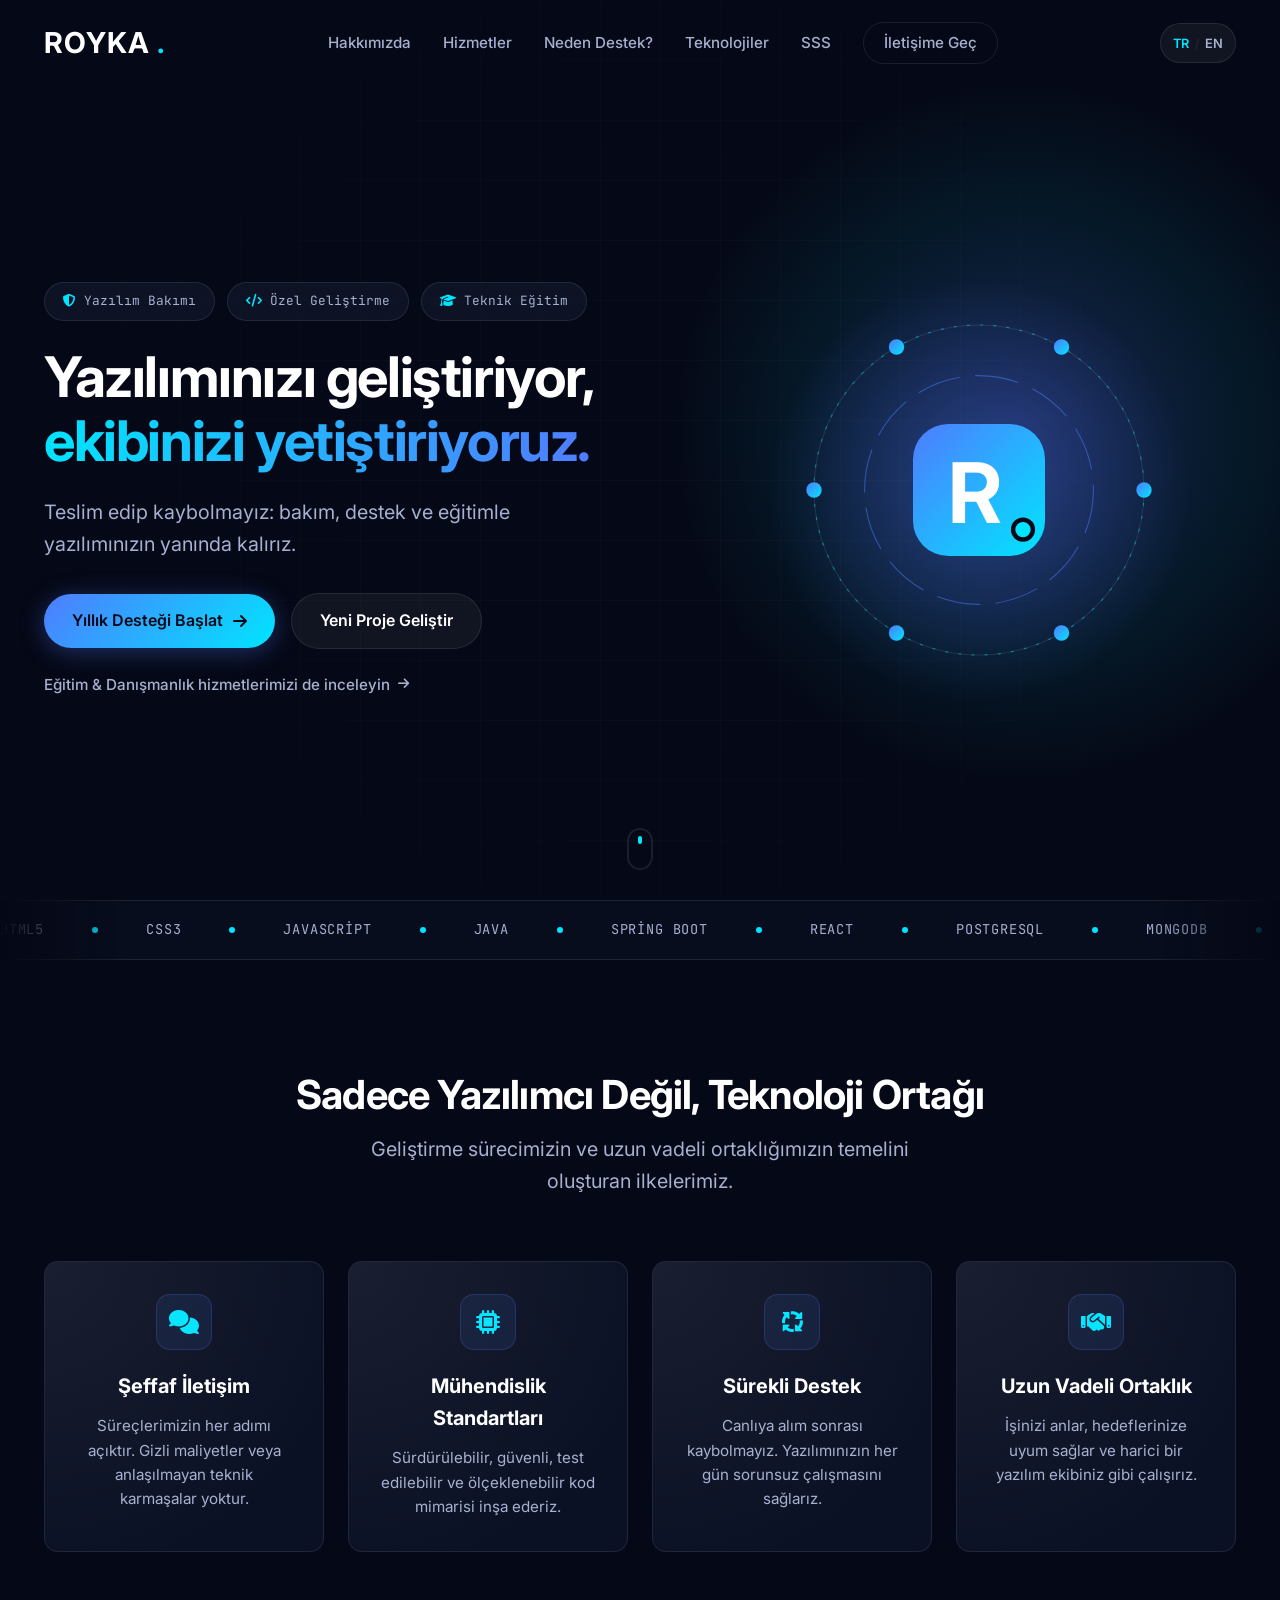
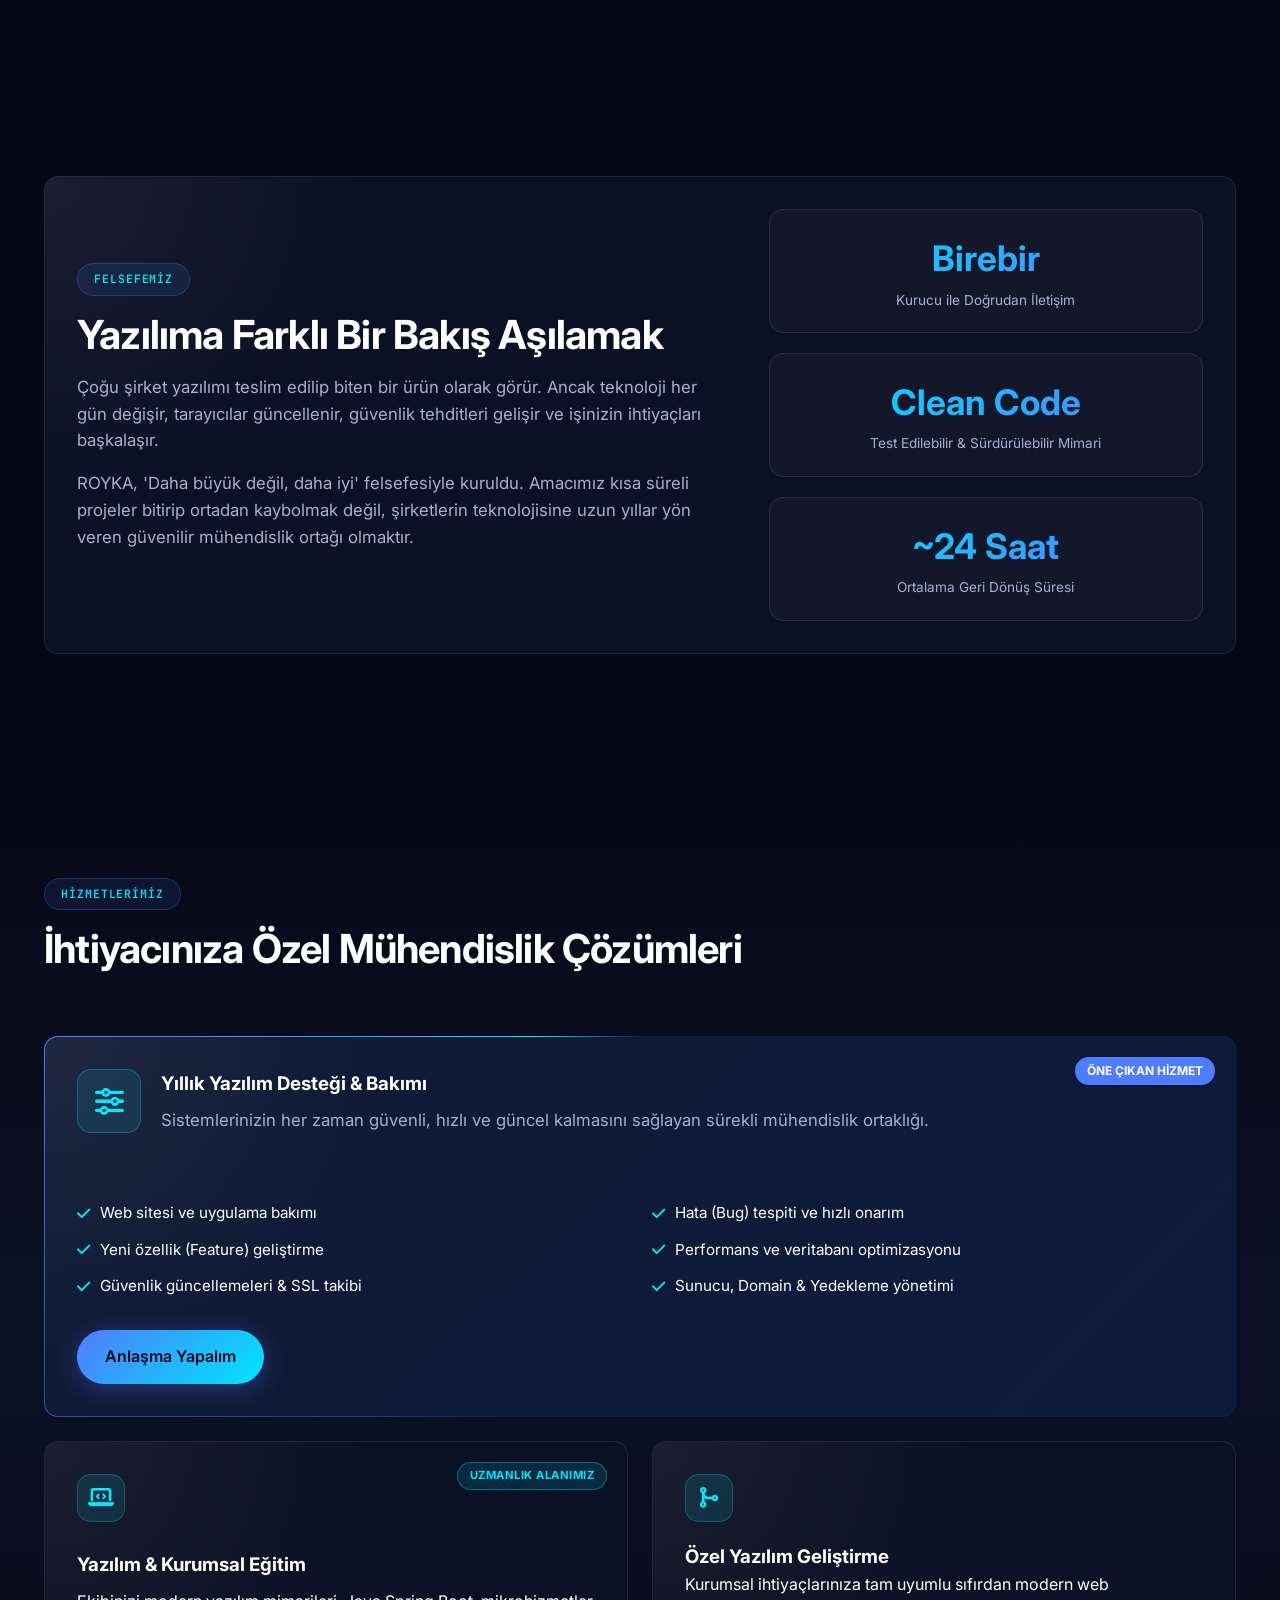
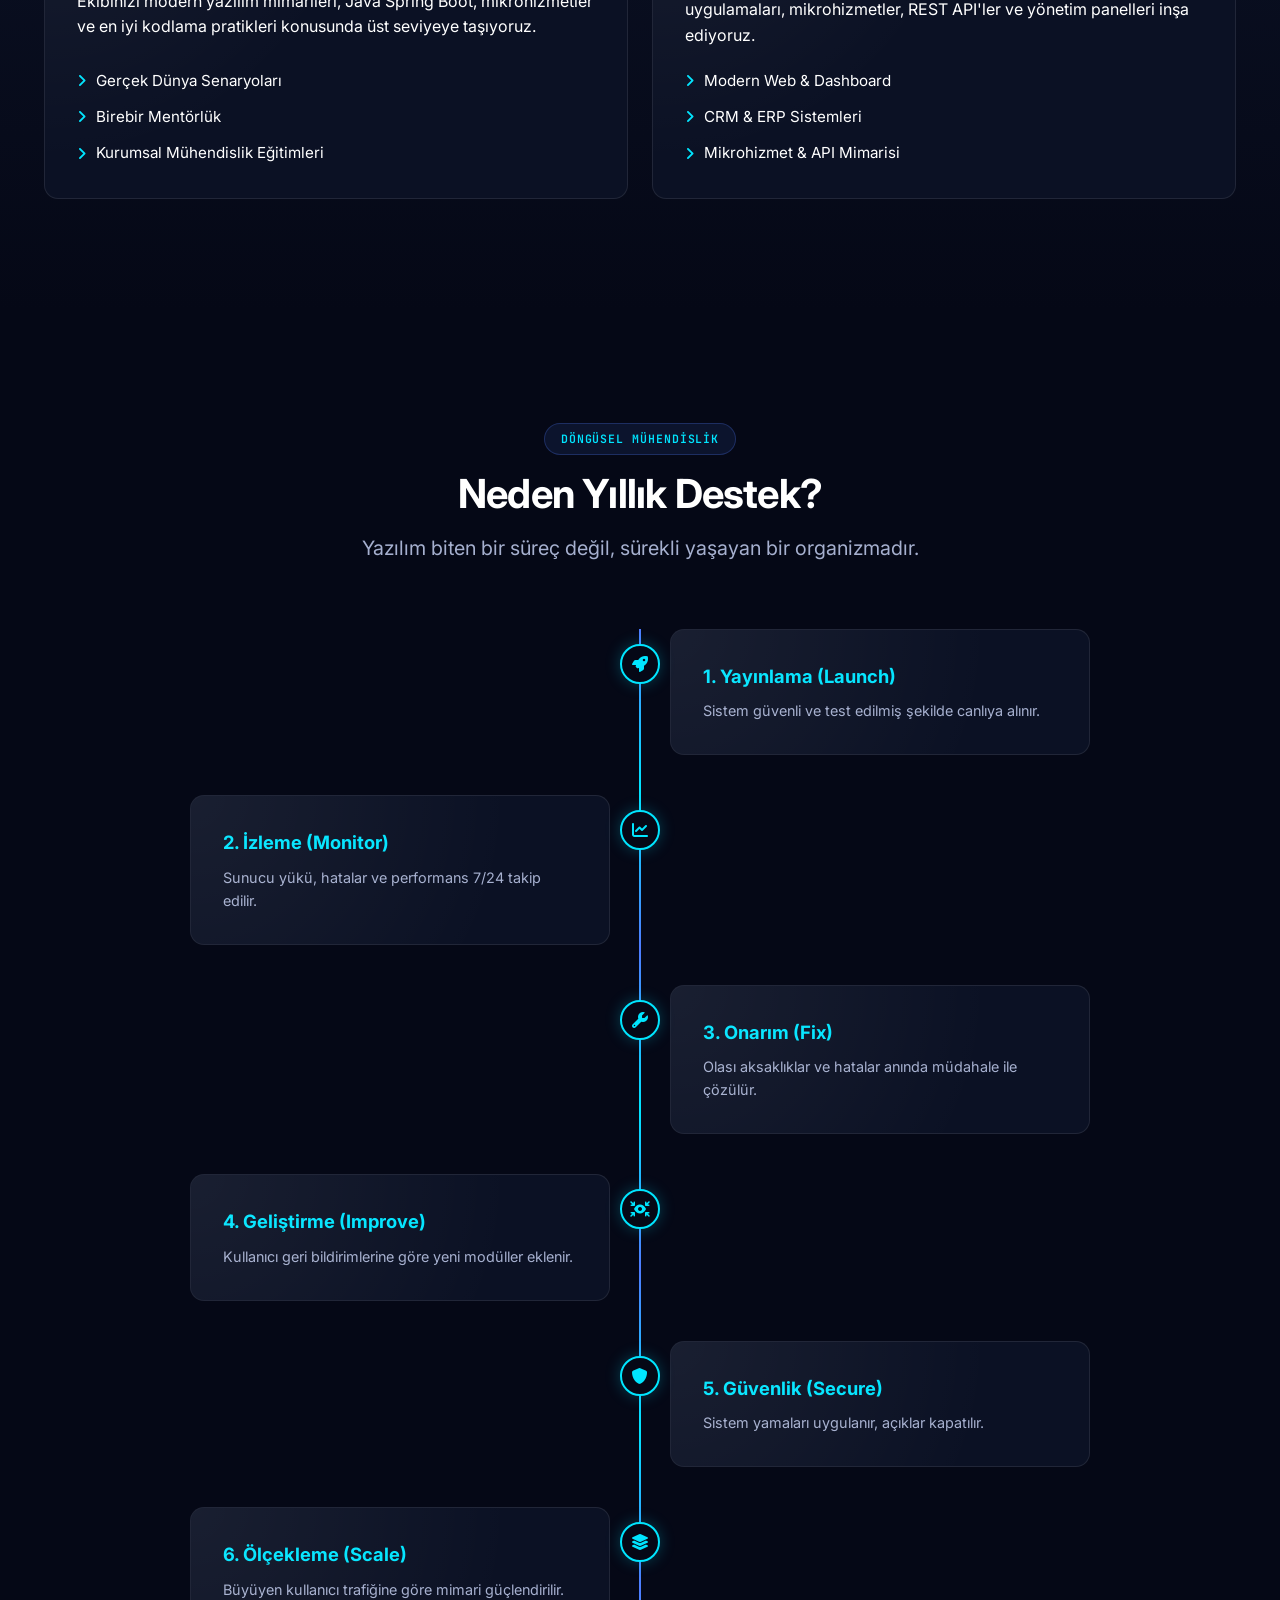
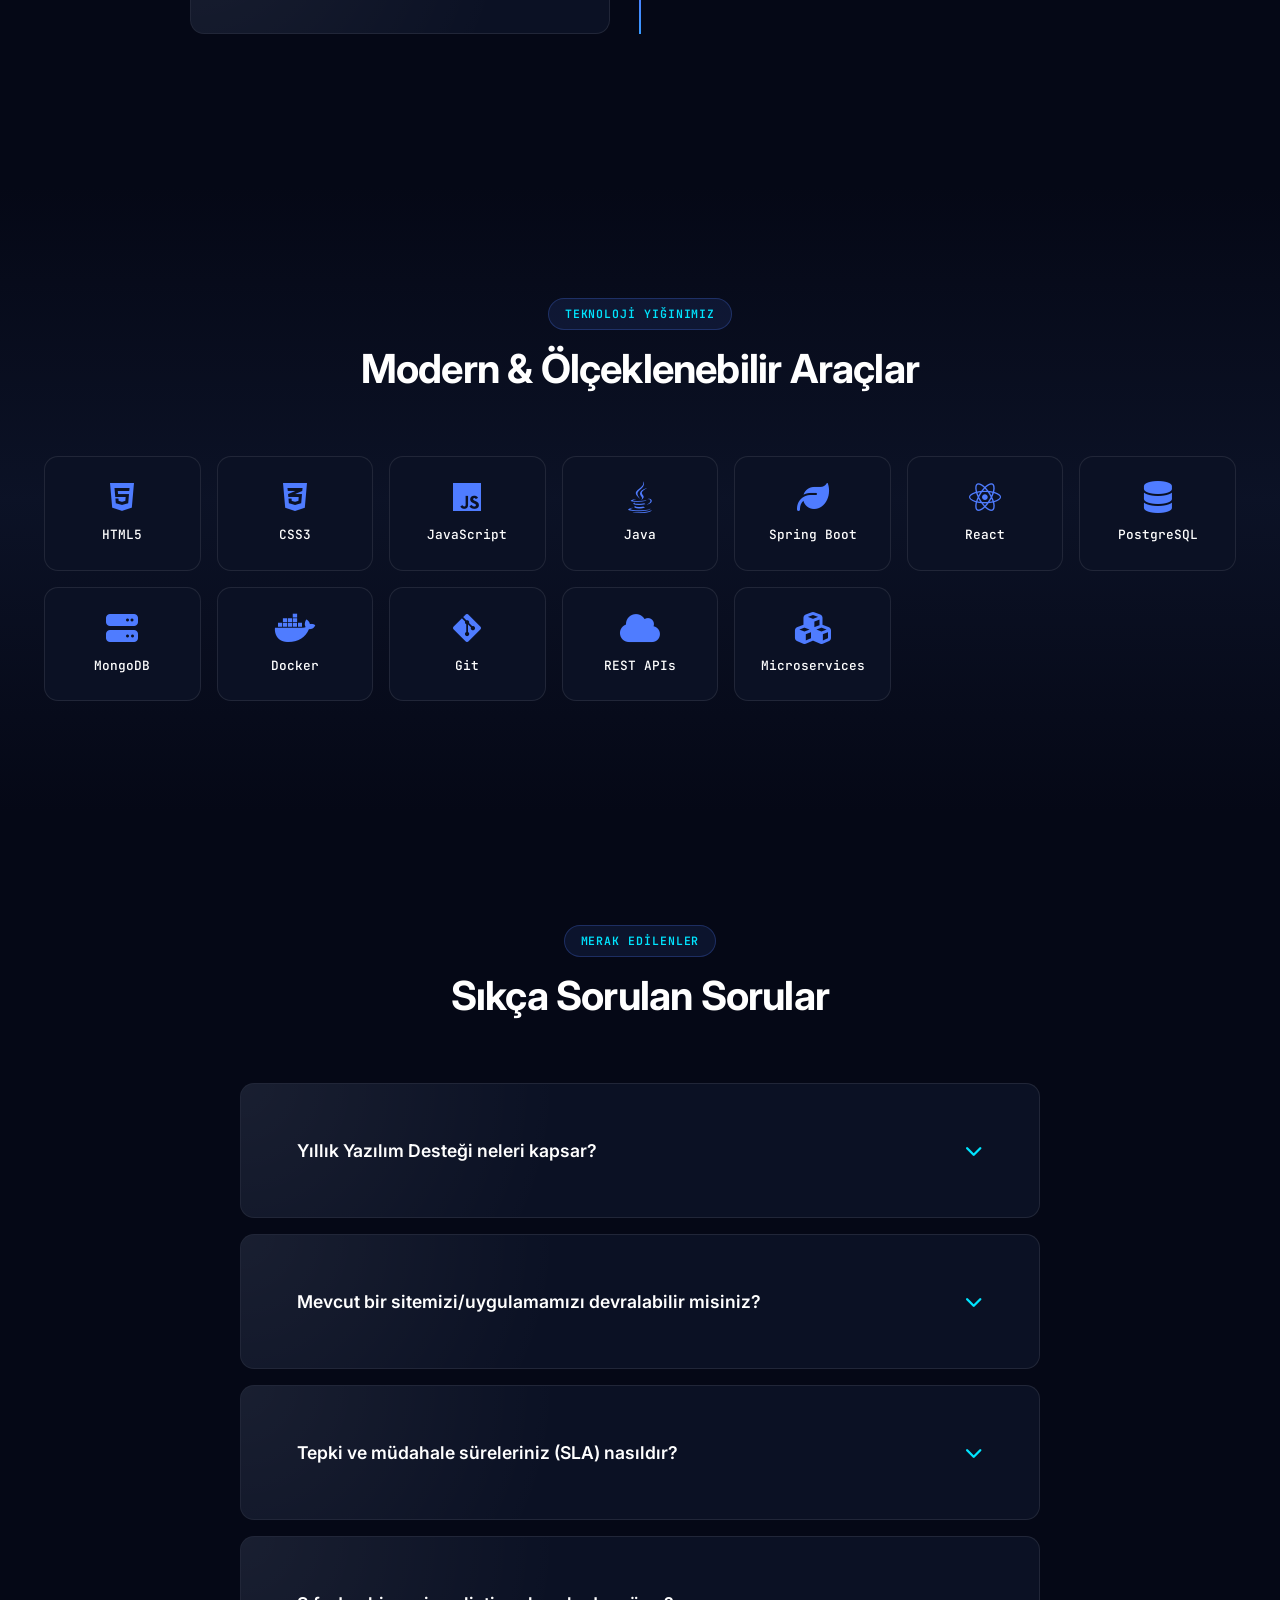
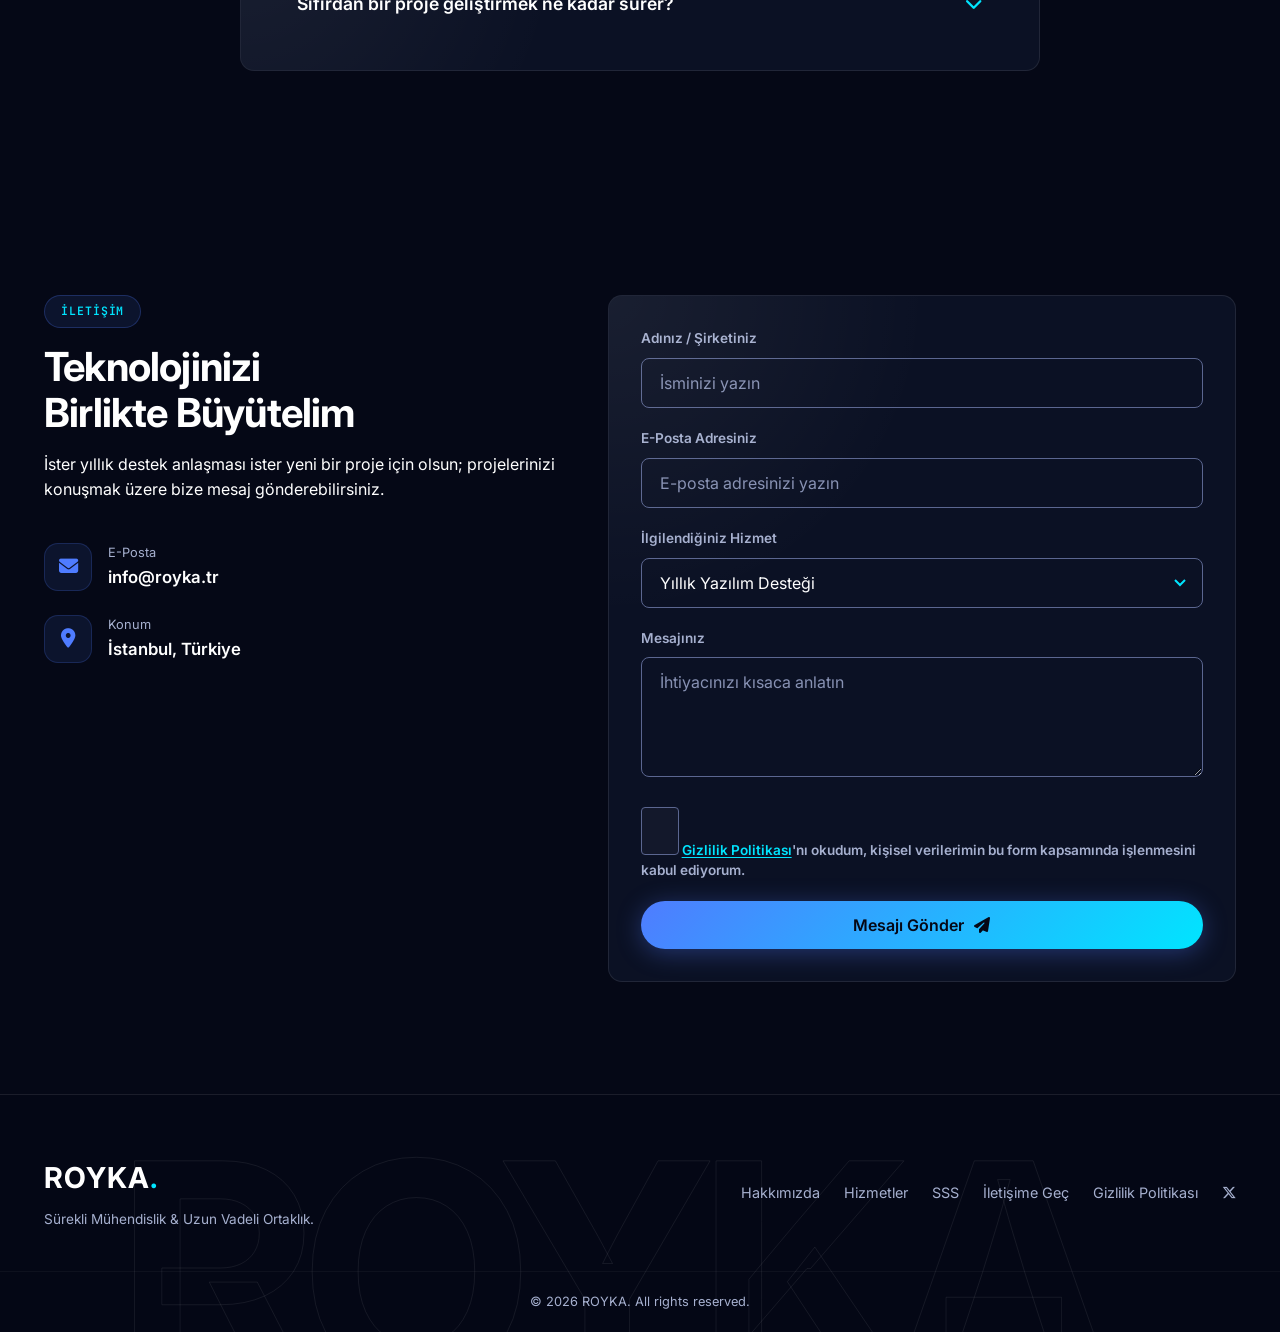
<file: index.html>
<!DOCTYPE html>
<html lang="tr" class="dark">
<head>
    <meta charset="UTF-8">
    <meta name="viewport" content="width=device-width, initial-scale=1.0">
    <title>ROYKA — Yazılım Geliştirme, Destek ve Eğitim</title>
    
    <!-- Meta & SEO -->
    <meta name="description" content="ROYKA; KOBİ’ler ve kurumsal ekipler için yazılım geliştirme, yıllık yazılım desteği ve kurumsal yazılım eğitimi sunar. Teslim edip kaybolmayız: bakım, destek ve eğitimle yazılımınızın yanında kalırız.">
    <meta name="keywords" content="yazılım geliştirme, yazılım desteği, web sitesi bakımı, özel yazılım, yazılım eğitimi, kurumsal eğitim, java spring boot, royka">
    <meta name="author" content="ROYKA">
    
    <!-- Open Graph / Social Media -->
    <meta property="og:title" content="ROYKA — Yazılımınızı Geliştiriyor, Ekibinizi Yetiştiriyoruz">
    <meta property="og:description" content="Teslim edip kaybolmayız: bakım, destek ve eğitimle yazılımınızın yanında kalırız.">
    <meta property="og:type" content="website">
    <meta property="og:url" content="https://royka.tr">
    <meta property="og:image" content="https://royka.tr/og-image.webp">
    <meta property="og:image:width" content="1200">
    <meta property="og:image:height" content="630">
    <meta property="og:image:alt" content="ROYKA — Yazılımınızı geliştiriyor, ekibinizi yetiştiriyoruz.">
    <meta property="og:locale" content="tr_TR">
    <meta property="og:locale:alternate" content="en_US">
    <meta name="twitter:card" content="summary_large_image">
    <meta name="twitter:title" content="ROYKA — Yazılımınızı Geliştiriyor, Ekibinizi Yetiştiriyoruz">
    <meta name="twitter:description" content="Teslim edip kaybolmayız: bakım, destek ve eğitimle yazılımınızın yanında kalırız.">
    <meta name="twitter:image" content="https://royka.tr/og-image.webp">

    <!-- Favicon -->
    <link rel="icon" type="image/x-icon" href="favicon.ico">
    <link rel="icon" type="image/png" sizes="16x16" href="favicon-16x16.png">
    <link rel="icon" type="image/png" sizes="32x32" href="favicon-32x32.png">
    <link rel="icon" type="image/png" sizes="48x48" href="favicon-48x48.png">
    <link rel="apple-touch-icon" sizes="180x180" href="apple-touch-icon.png">
    <link rel="icon" type="image/png" sizes="192x192" href="android-chrome-192x192.png">
    <link rel="icon" type="image/png" sizes="512x512" href="android-chrome-512x512.png">
    <link rel="manifest" href="site.webmanifest">
    <meta name="theme-color" content="#050816">

    <!-- Google Fonts -->
    <link rel="preconnect" href="https://fonts.googleapis.com">
    <link rel="preconnect" href="https://fonts.gstatic.com" crossorigin>
    <link href="https://fonts.googleapis.com/css2?family=Inter:wght@400;500;600;700&family=JetBrains+Mono:wght@500;600&display=swap" rel="stylesheet">

    <!-- Font Awesome Icons -->
    <link rel="stylesheet" href="https://cdnjs.cloudflare.com/ajax/libs/font-awesome/6.5.1/css/all.min.css">

    <!-- CSS -->
    <link rel="stylesheet" href="style.css">
</head>
<body>

    <!-- Skip link & progress -->
    <a class="skip-link" href="#main" data-i18n="a11y.skip">Ana içeriğe geç</a>
    <div class="scroll-progress" id="scroll-progress"></div>

    <!-- Navigation Bar -->
    <header class="navbar" id="navbar">
        <div class="container navbar-container">
            <a href="#" class="brand-logo">
                <span class="logo-text">ROYKA</span>
                <span class="logo-dot">.</span>
            </a>

            <nav class="nav-menu" id="nav-menu">
                <a href="#about" class="nav-link" data-i18n="nav.about">Hakkımızda</a>
                <a href="#services" class="nav-link" data-i18n="nav.services">Hizmetler</a>
                <a href="#why-annual" class="nav-link" data-i18n="nav.why_annual">Neden Destek?</a>
                <a href="#technologies" class="nav-link" data-i18n="nav.tech">Teknolojiler</a>
                <a href="#faq" class="nav-link" data-i18n="nav.faq">SSS</a>
                <a href="#contact" class="nav-link btn-nav" data-i18n="nav.contact">İletişime Geç</a>
            </nav>

            <div class="nav-actions">
                <!-- Language Switcher -->
                <button class="lang-switch" id="lang-toggle" aria-label="Language Switcher">
                    <span class="lang-option active" data-lang="tr">TR</span>
                    <span class="lang-divider">/</span>
                    <span class="lang-option" data-lang="en">EN</span>
                </button>

                <!-- Mobile Menu Button -->
                <button class="mobile-toggle" id="mobile-toggle" aria-label="Menu" aria-expanded="false" aria-controls="nav-menu">
                    <i class="fa-solid fa-bars" aria-hidden="true"></i>
                </button>
            </div>
        </div>
    </header>

    <!-- Main Content -->
    <main id="main">

        <!-- Hero Section -->
        <section class="hero-section" id="hero">
            <div class="hero-glow" aria-hidden="true"></div>
            <div class="hero-grid"></div>

            <div class="container hero-container">
                <div class="hero-copy">
                <div class="hero-badges">
                    <span class="hero-badge"><i class="fa-solid fa-shield-halved"></i> <span data-i18n="hero.badge1">Yazılım Bakımı</span></span>
                    <span class="hero-badge"><i class="fa-solid fa-code"></i> <span data-i18n="hero.badge2">Özel Geliştirme</span></span>
                    <span class="hero-badge"><i class="fa-solid fa-graduation-cap"></i> <span data-i18n="hero.badge3">Teknik Eğitim</span></span>
                </div>

                <h1 class="hero-title">
                    <span data-i18n="hero.title_p1">Yazılımınızı geliştiriyor,</span>
                    <span class="gradient-text" data-i18n="hero.title_p2">ekibinizi yetiştiriyoruz.</span>
                </h1>

                <p class="hero-subtitle" data-i18n="hero.subtitle">
                    Teslim edip kaybolmayız: bakım, destek ve eğitimle yazılımınızın yanında kalırız.
                </p>

                <div class="hero-cta-group">
                    <a href="#contact" class="btn btn-primary"><span data-i18n="hero.cta_primary">Yıllık Desteği Başlat</span> <i class="fa-solid fa-arrow-right" aria-hidden="true"></i></a>
                    <a href="#services" class="btn btn-secondary" data-i18n="hero.cta_secondary">
                        Yeni Proje Geliştir
                    </a>
                </div>

                <a href="#services" class="hero-tertiary-link"><span data-i18n="hero.cta_tertiary">Eğitim & Danışmanlık hizmetlerimizi de inceleyin</span> <i class="fa-solid fa-arrow-right" aria-hidden="true"></i></a>
                </div>
                <div class="hero-visual" aria-hidden="true">
                    <svg viewBox="0 0 400 400" xmlns="http://www.w3.org/2000/svg" focusable="false">
                        <defs>
                            <linearGradient id="hv-g" x1="0" y1="0" x2="1" y2="1"><stop offset="0" stop-color="#4F7CFF"/><stop offset="1" stop-color="#00E5FF"/></linearGradient>
                            <radialGradient id="hv-glow"><stop offset="0" stop-color="#4F7CFF" stop-opacity=".35"/><stop offset="1" stop-color="#4F7CFF" stop-opacity="0"/></radialGradient>
                        </defs>
                        <circle cx="200" cy="200" r="195" fill="url(#hv-glow)"/>
                        <circle cx="200" cy="200" r="150" fill="none" stroke="rgba(255,255,255,.09)"/>
                        <g class="orbit">
                            <circle cx="200" cy="200" r="150" fill="none" stroke="#00E5FF" stroke-opacity=".45" stroke-dasharray="2 10" stroke-linecap="round"/>
                            <circle class="node" cx="350" cy="200" r="7" fill="url(#hv-g)"/>
                            <circle class="node" style="animation-delay:.5s" cx="275" cy="330" r="7" fill="url(#hv-g)"/>
                            <circle class="node" style="animation-delay:1s" cx="125" cy="330" r="7" fill="url(#hv-g)"/>
                            <circle class="node" style="animation-delay:1.5s" cx="50" cy="200" r="7" fill="url(#hv-g)"/>
                            <circle class="node" style="animation-delay:2s" cx="125" cy="70" r="7" fill="url(#hv-g)"/>
                            <circle class="node" style="animation-delay:2.5s" cx="275" cy="70" r="7" fill="url(#hv-g)"/>
                        </g>
                        <g class="orbit rev"><circle cx="200" cy="200" r="104" fill="none" stroke="#4F7CFF" stroke-opacity=".5" stroke-dasharray="40 14"/></g>
                        <circle class="ripple" cx="200" cy="200" r="70" fill="none" stroke="#00E5FF" stroke-width="1.5"/>
                        <circle class="ripple" style="animation-delay:2s" cx="200" cy="200" r="70" fill="none" stroke="#4F7CFF" stroke-width="1.5"/>
                        <g class="core">
                            <rect x="140" y="140" width="120" height="120" rx="32" fill="url(#hv-g)"/>
                            <text x="196" y="230" text-anchor="middle" font-size="76" font-weight="700" fill="#fff">R</text>
                            <circle class="node" cx="240" cy="236" r="9" fill="#00E5FF" stroke="#050816" stroke-width="4"/>
                        </g>
                    </svg>
                </div>
            </div>

            <a href="#trust" class="scroll-indicator" aria-label="Scroll Down">
                <div class="mouse">
                    <div class="wheel"></div>
                </div>
            </a>
        </section>

        <!-- Tech marquee (decorative; the same stack is listed in the Technologies section) -->
        <div class="marquee" aria-hidden="true">
            <div class="marquee-track"><span>HTML5</span><span>CSS3</span><span>JavaScript</span><span>Java</span><span>Spring Boot</span><span>React</span><span>PostgreSQL</span><span>MongoDB</span><span>Docker</span><span>Git</span><span>REST APIs</span><span>Microservices</span><span>HTML5</span><span>CSS3</span><span>JavaScript</span><span>Java</span><span>Spring Boot</span><span>React</span><span>PostgreSQL</span><span>MongoDB</span><span>Docker</span><span>Git</span><span>REST APIs</span><span>Microservices</span></div>
        </div>

        <!-- Trust Section -->
        <section class="trust-section" id="trust">
            <div class="container">
                <div class="section-header center">
                    <h2 class="section-title" data-i18n="trust.title">Sadece Yazılımcı Değil, Teknoloji Ortağı</h2>
                    <p class="section-subtitle" data-i18n="trust.subtitle">Geliştirme sürecimizin ve uzun vadeli ortaklığımızın temelini oluşturan ilkelerimiz.</p>
                </div>

                <div class="grid grid-4 trust-grid">
                    <div class="glass-card trust-card">
                        <div class="card-icon"><i class="fa-solid fa-comments"></i></div>
                        <h3 data-i18n="trust.card1_title">Şeffaf İletişim</h3>
                        <p data-i18n="trust.card1_desc">Süreçlerimizin her adımı açıktır. Gizli maliyetler veya anlaşılmayan teknik karmaşalar yoktur.</p>
                    </div>

                    <div class="glass-card trust-card">
                        <div class="card-icon"><i class="fa-solid fa-microchip"></i></div>
                        <h3 data-i18n="trust.card2_title">Mühendislik Standartları</h3>
                        <p data-i18n="trust.card2_desc">Sürdürülebilir, güvenli, test edilebilir ve ölçeklenebilir kod mimarisi inşa ederiz.</p>
                    </div>

                    <div class="glass-card trust-card">
                        <div class="card-icon"><i class="fa-solid fa-arrows-spin"></i></div>
                        <h3 data-i18n="trust.card3_title">Sürekli Destek</h3>
                        <p data-i18n="trust.card3_desc">Canlıya alım sonrası kaybolmayız. Yazılımınızın her gün sorunsuz çalışmasını sağlarız.</p>
                    </div>

                    <div class="glass-card trust-card">
                        <div class="card-icon"><i class="fa-solid fa-handshake"></i></div>
                        <h3 data-i18n="trust.card4_title">Uzun Vadeli Ortaklık</h3>
                        <p data-i18n="trust.card4_desc">İşinizi anlar, hedeflerinize uyum sağlar ve harici bir yazılım ekibiniz gibi çalışırız.</p>
                    </div>
                </div>
            </div>
        </section>

        <!-- Our Story / Philosophy Section -->
        <section class="story-section" id="about">
            <div class="container">
                <div class="glass-card story-card">
                    <div class="story-grid">
                        <div class="story-text">
                            <span class="badge-tag" data-i18n="story.tag">Felsefemiz</span>
                            <h2 class="section-title" data-i18n="story.title">Yazılıma Farklı Bir Bakış Aşılamak</h2>
                            <p data-i18n="story.p1">Çoğu şirket yazılımı teslim edilip biten bir ürün olarak görür. Ancak teknoloji her gün değişir, tarayıcılar güncellenir, güvenlik tehditleri gelişir ve işinizin ihtiyaçları başkalaşır.</p>
                            <p data-i18n="story.p2">ROYKA, "Daha büyük değil, daha iyi" felsefesiyle kuruldu. Amacımız kısa süreli projeler bitirip ortadan kaybolmak değil, şirketlerin teknolojisine uzun yıllar yön veren güvenilir mühendislik ortağı olmaktır.</p>
                        </div>
                        <div class="story-stats">
                            <div class="stat-box">
                                <span class="stat-value" data-i18n="story.stat1_value">Birebir</span>
                                <span class="stat-label" data-i18n="story.stat1">Kurucu ile Doğrudan İletişim</span>
                            </div>
                            <div class="stat-box">
                                <span class="stat-value" data-i18n="story.stat2_value">Clean Code</span>
                                <span class="stat-label" data-i18n="story.stat2">Test Edilebilir & Sürdürülebilir Mimari</span>
                            </div>
                            <div class="stat-box">
                                <span class="stat-value" data-i18n="story.stat3_value">~8 Saat</span>
                                <span class="stat-label" data-i18n="story.stat3">Ortalama Geri Dönüş Süresi</span>
                            </div>
                        </div>
                    </div>
                </div>
            </div>
        </section>

        <!-- Services Section -->
        <section class="services-section" id="services">
            <div class="container">
                <div class="section-header">
                    <span class="badge-tag" data-i18n="services.tag">Hizmetlerimiz</span>
                    <h2 class="section-title" data-i18n="services.title">İhtiyacınıza Özel Mühendislik Çözümleri</h2>
                </div>

                <div class="services-grid">
                    <!-- Featured Service: Annual Support -->
                    <div class="glass-card service-card featured-service">
                        <div class="service-badge-featured" data-i18n="services.featured_badge">Öne Çıkan Hizmet</div>
                        <div class="service-header">
                            <div class="service-icon"><i class="fa-solid fa-sliders"></i></div>
                            <div>
                                <h3 data-i18n="services.s1_title">Yıllık Yazılım Desteği & Bakımı</h3>
                                <p class="service-lead" data-i18n="services.s1_subtitle">Sistemlerinizin her zaman güvenli, hızlı ve güncel kalmasını sağlayan sürekli mühendislik ortaklığı.</p>
                            </div>
                        </div>
                        <div class="service-body">
                            <ul class="feature-list">
                                <li><i class="fa-solid fa-check"></i> <span data-i18n="services.s1_f1">Web sitesi ve uygulama bakımı</span></li>
                                <li><i class="fa-solid fa-check"></i> <span data-i18n="services.s1_f2">Hata (Bug) tespiti ve hızlı onarım</span></li>
                                <li><i class="fa-solid fa-check"></i> <span data-i18n="services.s1_f3">Yeni özellik (Feature) geliştirme</span></li>
                                <li><i class="fa-solid fa-check"></i> <span data-i18n="services.s1_f4">Performans ve veritabanı optimizasyonu</span></li>
                                <li><i class="fa-solid fa-check"></i> <span data-i18n="services.s1_f5">Güvenlik güncellemeleri & SSL takibi</span></li>
                                <li><i class="fa-solid fa-check"></i> <span data-i18n="services.s1_f6">Sunucu, Domain & Yedekleme yönetimi</span></li>
                            </ul>
                        </div>
                        <div class="service-footer">
                            <a href="#contact" class="btn btn-primary" data-i18n="services.s1_cta">Anlaşma Yapalım</a>
                        </div>
                    </div>

                    <!-- Software Education -->
                    <div class="glass-card service-card">
                        <div class="service-badge-tag" data-i18n="services.s3_badge">Uzmanlık Alanımız</div>
                        <div class="service-icon"><i class="fa-solid fa-laptop-code"></i></div>
                        <h3 data-i18n="services.s3_title">Yazılım & Kurumsal Eğitim</h3>
                        <p data-i18n="services.s3_desc">Ekibinizi modern yazılım mimarileri, Java Spring Boot, mikrohizmetler ve en iyi kodlama pratikleri konusunda üst seviyeye taşıyoruz.</p>
                        <ul class="feature-list small">
                            <li><i class="fa-solid fa-angle-right" aria-hidden="true"></i> <span data-i18n="services.s3_l1">Gerçek Dünya Senaryoları</span></li>
                            <li><i class="fa-solid fa-angle-right" aria-hidden="true"></i> <span data-i18n="services.s3_l2">Birebir Mentörlük</span></li>
                            <li><i class="fa-solid fa-angle-right" aria-hidden="true"></i> <span data-i18n="services.s3_l3">Kurumsal Mühendislik Eğitimleri</span></li>
                        </ul>
                    </div>

                    <!-- Custom Software Development -->
                    <div class="glass-card service-card">
                        <div class="service-icon"><i class="fa-solid fa-code-merge"></i></div>
                        <h3 data-i18n="services.s2_title">Özel Yazılım Geliştirme</h3>
                        <p data-i18n="services.s2_desc">Kurumsal ihtiyaçlarınıza tam uyumlu sıfırdan modern web uygulamaları, mikrohizmetler, REST API'ler ve yönetim panelleri inşa ediyoruz.</p>
                        <ul class="feature-list small">
                            <li><i class="fa-solid fa-angle-right" aria-hidden="true"></i> <span data-i18n="services.s2_l1">Modern Web & Dashboard</span></li>
                            <li><i class="fa-solid fa-angle-right" aria-hidden="true"></i> <span data-i18n="services.s2_l2">CRM & ERP Sistemleri</span></li>
                            <li><i class="fa-solid fa-angle-right" aria-hidden="true"></i> <span data-i18n="services.s2_l3">Mikrohizmet & API Mimarisi</span></li>
                        </ul>
                    </div>
                </div>
            </div>
        </section>

        <!-- Why Annual Support (Timeline) -->
        <section class="why-annual-section" id="why-annual">
            <div class="container">
                <div class="section-header center">
                    <span class="badge-tag" data-i18n="why_annual.tag">Döngüsel Mühendislik</span>
                    <h2 class="section-title" data-i18n="why_annual.title">Neden Yıllık Destek?</h2>
                    <p class="section-subtitle" data-i18n="why_annual.subtitle">Yazılım biten bir süreç değil, sürekli yaşayan bir organizmadır.</p>
                </div>

                <div class="timeline">
                    <div class="timeline-line"></div>
                    
                    <div class="timeline-item">
                        <div class="timeline-node"><i class="fa-solid fa-rocket"></i></div>
                        <div class="timeline-content glass-card">
                            <h4 data-i18n="timeline.step1_title">1. Yayınlama (Launch)</h4>
                            <p data-i18n="timeline.step1_desc">Sistem güvenli ve test edilmiş şekilde canlıya alınır.</p>
                        </div>
                    </div>

                    <div class="timeline-item">
                        <div class="timeline-node"><i class="fa-solid fa-chart-line"></i></div>
                        <div class="timeline-content glass-card">
                            <h4 data-i18n="timeline.step2_title">2. İzleme (Monitor)</h4>
                            <p data-i18n="timeline.step2_desc">Sunucu yükü, hatalar ve performans 7/24 takip edilir.</p>
                        </div>
                    </div>

                    <div class="timeline-item">
                        <div class="timeline-node"><i class="fa-solid fa-wrench"></i></div>
                        <div class="timeline-content glass-card">
                            <h4 data-i18n="timeline.step3_title">3. Onarım (Fix)</h4>
                            <p data-i18n="timeline.step3_desc">Olası aksaklıklar ve hatalar anında müdahale ile çözülür.</p>
                        </div>
                    </div>

                    <div class="timeline-item">
                        <div class="timeline-node"><i class="fa-solid fa-arrows-to-eye"></i></div>
                        <div class="timeline-content glass-card">
                            <h4 data-i18n="timeline.step4_title">4. Geliştirme (Improve)</h4>
                            <p data-i18n="timeline.step4_desc">Kullanıcı geri bildirimlerine göre yeni modüller eklenir.</p>
                        </div>
                    </div>

                    <div class="timeline-item">
                        <div class="timeline-node"><i class="fa-solid fa-shield"></i></div>
                        <div class="timeline-content glass-card">
                            <h4 data-i18n="timeline.step5_title">5. Güvenlik (Secure)</h4>
                            <p data-i18n="timeline.step5_desc">Sistem yamaları uygulanır, açıklar kapatılır.</p>
                        </div>
                    </div>

                    <div class="timeline-item">
                        <div class="timeline-node"><i class="fa-solid fa-layer-group"></i></div>
                        <div class="timeline-content glass-card">
                            <h4 data-i18n="timeline.step6_title">6. Ölçekleme (Scale)</h4>
                            <p data-i18n="timeline.step6_desc">Büyüyen kullanıcı trafiğine göre mimari güçlendirilir.</p>
                        </div>
                    </div>
                </div>
            </div>
        </section>

        <!-- Technologies Section -->
        <section class="tech-section" id="technologies">
            <div class="container">
                <div class="section-header center">
                    <span class="badge-tag" data-i18n="tech.tag">Teknoloji Yığınımız</span>
                    <h2 class="section-title" data-i18n="tech.title">Modern & Ölçeklenebilir Araçlar</h2>
                </div>

                <div class="tech-grid">
                    <div class="tech-card"><i class="fa-brands fa-html5"></i><span>HTML5</span></div>
                    <div class="tech-card"><i class="fa-brands fa-css3-alt"></i><span>CSS3</span></div>
                    <div class="tech-card"><i class="fa-brands fa-js"></i><span>JavaScript</span></div>
                    <div class="tech-card"><i class="fa-brands fa-java"></i><span>Java</span></div>
                    <div class="tech-card"><i class="fa-solid fa-leaf"></i><span>Spring Boot</span></div>
                    <div class="tech-card"><i class="fa-brands fa-react"></i><span>React</span></div>
                    <div class="tech-card"><i class="fa-solid fa-database"></i><span>PostgreSQL</span></div>
                    <div class="tech-card"><i class="fa-solid fa-server"></i><span>MongoDB</span></div>
                    <div class="tech-card"><i class="fa-brands fa-docker"></i><span>Docker</span></div>
                    <div class="tech-card"><i class="fa-brands fa-git-alt"></i><span>Git</span></div>
                    <div class="tech-card"><i class="fa-solid fa-cloud"></i><span>REST APIs</span></div>
                    <div class="tech-card"><i class="fa-solid fa-cubes"></i><span>Microservices</span></div>
                </div>
            </div>
        </section>

        <!-- FAQ Section -->
        <section class="faq-section" id="faq">
            <div class="container">
                <div class="section-header center">
                    <span class="badge-tag" data-i18n="faq.tag">Merak Edilenler</span>
                    <h2 class="section-title" data-i18n="faq.title">Sıkça Sorulan Sorular</h2>
                </div>

                <div class="faq-accordion">
                    <div class="faq-item glass-card">
                        <button class="faq-question">
                            <span data-i18n="faq.q1">Yıllık Yazılım Desteği neleri kapsar?</span>
                            <i class="fa-solid fa-chevron-down"></i>
                        </button>
                        <div class="faq-answer">
                            <p data-i18n="faq.a1">Sitenizin/uygulamanızın düzenli yedeklenmesi, güvenlik güncellemeleri, karşılaşılan hataların onarılması, küçük yeni özellik talepleri ve sunucu/domain takibi bu hizmet kapsamındadır.</p>
                        </div>
                    </div>

                    <div class="faq-item glass-card">
                        <button class="faq-question">
                            <span data-i18n="faq.q2">Mevcut bir sitemizi/uygulamamızı devralabilir misiniz?</span>
                            <i class="fa-solid fa-chevron-down"></i>
                        </button>
                        <div class="faq-answer">
                            <p data-i18n="faq.a2">Evet. Kod yapınızı ve altyapınızı inceledikten sonra gerekli iyileştirme raporunu çıkarır ve bakım/geliştirme sürecini üstleniriz.</p>
                        </div>
                    </div>

                    <div class="faq-item glass-card">
                        <button class="faq-question">
                            <span data-i18n="faq.q3">Tepki ve müdahale süreleriniz (SLA) nasıldır?</span>
                            <i class="fa-solid fa-chevron-down"></i>
                        </button>
                        <div class="faq-answer">
                            <p data-i18n="faq.a3">Kritik ve sistemi durduran acil durumlarda öncelikli müdahale sağlar, rutin taleplerinizi ise planlanan çalışma takviminde hızla hayata geçiririz.</p>
                        </div>
                    </div>

                    <div class="faq-item glass-card">
                        <button class="faq-question">
                            <span data-i18n="faq.q4">Sıfırdan bir proje geliştirmek ne kadar sürer?</span>
                            <i class="fa-solid fa-chevron-down"></i>
                        </button>
                        <div class="faq-answer">
                            <p data-i18n="faq.a4">Projenin kapsamına, gereksinimlerine ve entegrasyon ihtiyacına göre değişir. Detaylı analiz aşamasından sonra net bir yol haritası ve takvim sunarız.</p>
                        </div>
                    </div>
                </div>
            </div>
        </section>

        <!-- Contact Section -->
        <section class="contact-section" id="contact">
            <div class="container">
                <div class="contact-grid">
                    <div class="contact-info">
                        <span class="badge-tag" data-i18n="contact.tag">İletişim</span>
                        <h2 class="section-title" data-i18n="contact.title">Teknolojinizi Birlikte Büyütelim</h2>
                        <p data-i18n="contact.desc">İster yıllık destek anlaşması ister yeni bir proje için olsun; projelerinizi konuşmak üzere bize mesaj gönderebilirsiniz.</p>

                        <div class="info-list">
                            <div class="info-item">
                                <i class="fa-solid fa-envelope"></i>
                                <div>
                                    <span class="info-label" data-i18n="contact.email_label">E-Posta</span>
                                    <a href="mailto:info@royka.tr" class="info-val">info@royka.tr</a>
                                </div>
                            </div>
                            <div class="info-item">
                                <i class="fa-solid fa-location-dot"></i>
                                <div>
                                    <span class="info-label" data-i18n="contact.location_label">Konum</span>
                                    <span class="info-val" data-i18n="contact.location_value">İstanbul, Türkiye</span>
                                </div>
                            </div>
                        </div>
                    </div>

                    <div class="glass-card contact-form-card">
                        <form id="contact-form" action="#" method="POST" data-endpoint="https://script.google.com/macros/s/AKfycbyOlV6eV4yi6opE5fbjBQwkSg-ZmmkZxABAQelKN_FEXQsyX3HFHWNF2q3jZzyl9SHd/exec">
                            <div class="form-group">
                                <label for="name" data-i18n="form.name">Adınız / Şirketiniz</label>
                                <input type="text" id="name" name="name" required placeholder="İsminizi yazın" data-i18n="form.ph_name" autocomplete="name">
                            </div>

                            <div class="form-group">
                                <label for="email" data-i18n="form.email">E-Posta Adresiniz</label>
                                <input type="email" id="email" name="email" required placeholder="E-posta adresinizi yazın" data-i18n="form.ph_email" autocomplete="email">
                            </div>

                            <div class="form-group">
                                <label for="service" data-i18n="form.service">İlgilendiğiniz Hizmet</label>
                                <select id="service" name="service">
                                    <option value="Yıllık Yazılım Desteği" data-i18n="form.opt1">Yıllık Yazılım Desteği</option>
                                    <option value="Yazılım Eğitimi / Danışmanlık" data-i18n="form.opt3">Yazılım Eğitimi / Danışmanlık</option>
                                    <option value="Özel Yazılım Geliştirme" data-i18n="form.opt2">Özel Yazılım Geliştirme</option>
                                </select>
                            </div>

                            <div class="form-group">
                                <label for="message" data-i18n="form.message">Mesajınız</label>
                                <textarea id="message" name="message" rows="4" required placeholder="İhtiyacınızı kısaca anlatın" data-i18n="form.ph_message" autocomplete="off"></textarea>
                            </div>

                            <div class="form-group honeypot-field" aria-hidden="true">
                                <label for="website">Website</label>
                                <input type="text" id="website" name="website" tabindex="-1" autocomplete="off">
                            </div>

                            <div class="form-group consent-group">
                                <label class="checkbox-label">
                                    <input type="checkbox" id="consent" name="consent" required>
                                    <span data-i18n="form.consent">
                                        <a href="#" class="privacy-trigger">Gizlilik Politikası</a>'nı okudum, kişisel verilerimin bu form kapsamında işlenmesini kabul ediyorum.
                                    </span>
                                </label>
                            </div>

                            <div class="form-status" id="form-status" role="status" aria-live="polite"></div>

                            <button type="submit" class="btn btn-primary btn-full"><span data-i18n="form.submit">Mesajı Gönder</span> <i class="fa-solid fa-paper-plane" aria-hidden="true"></i></button>
                        </form>
                    </div>
                </div>
            </div>
        </section>

    </main>

    <div class="modal-overlay" id="privacy-modal" aria-hidden="true">
        <div class="modal-window" role="dialog" aria-modal="true" aria-labelledby="privacy-modal-title">
            <button class="modal-close" id="privacy-modal-close" aria-label="Kapat">
                <i class="fa-solid fa-xmark"></i>
            </button>
            <div class="modal-content">
                <h2 id="privacy-modal-title">Gizlilik Politikası</h2>
                <p>Bu form üzerinden ilettiğiniz kişisel veriler, sadece bizimle iletişime geçme amacına uygun olarak işlenecektir. Verileriniz, size geri dönüş yapmak ve isteklerinizi değerlendirmek için kullanılacaktır.</p>
                <p>Verileriniz üçüncü taraflarla paylaşılmayacak ve yalnızca ROYKA tarafından saklanacaktır. Formu göndererek bu koşulları kabul etmiş olursunuz.</p>
                <button class="btn btn-secondary modal-close-btn" id="privacy-modal-close-btn">Kapat</button>
            </div>
        </div>
    </div>

    <!-- Footer -->
    <footer class="footer">
        <div class="container footer-container">
            <div class="footer-brand">
                <a href="#" class="brand-logo">
                    <span class="logo-text">ROYKA</span><span class="logo-dot">.</span>
                </a>
                <p data-i18n="footer.desc">Continuous Software Engineering & Long-Term Partnership.</p>
            </div>

            <div class="footer-links">
                <a href="#about" data-i18n="nav.about">Hakkımızda</a>
                <a href="#services" data-i18n="nav.services">Hizmetler</a>
                <a href="#faq" data-i18n="nav.faq">SSS</a>
                <a href="#contact" data-i18n="nav.contact">İletişim</a>
                    <a href="#" class="privacy-trigger" data-i18n="footer.privacy">Gizlilik Politikası</a>
                <a href="#" aria-label="X / Twitter"><i class="fa-brands fa-x-twitter"></i></a>
            </div>
        </div>
        <div class="footer-bottom">
            <div class="container">
                <p>&copy; 2026 ROYKA. All rights reserved.</p>
            </div>
        </div>
    </footer>

    <!-- JS -->
    <script src="script.js"></script>
</body>
</html>
</file>
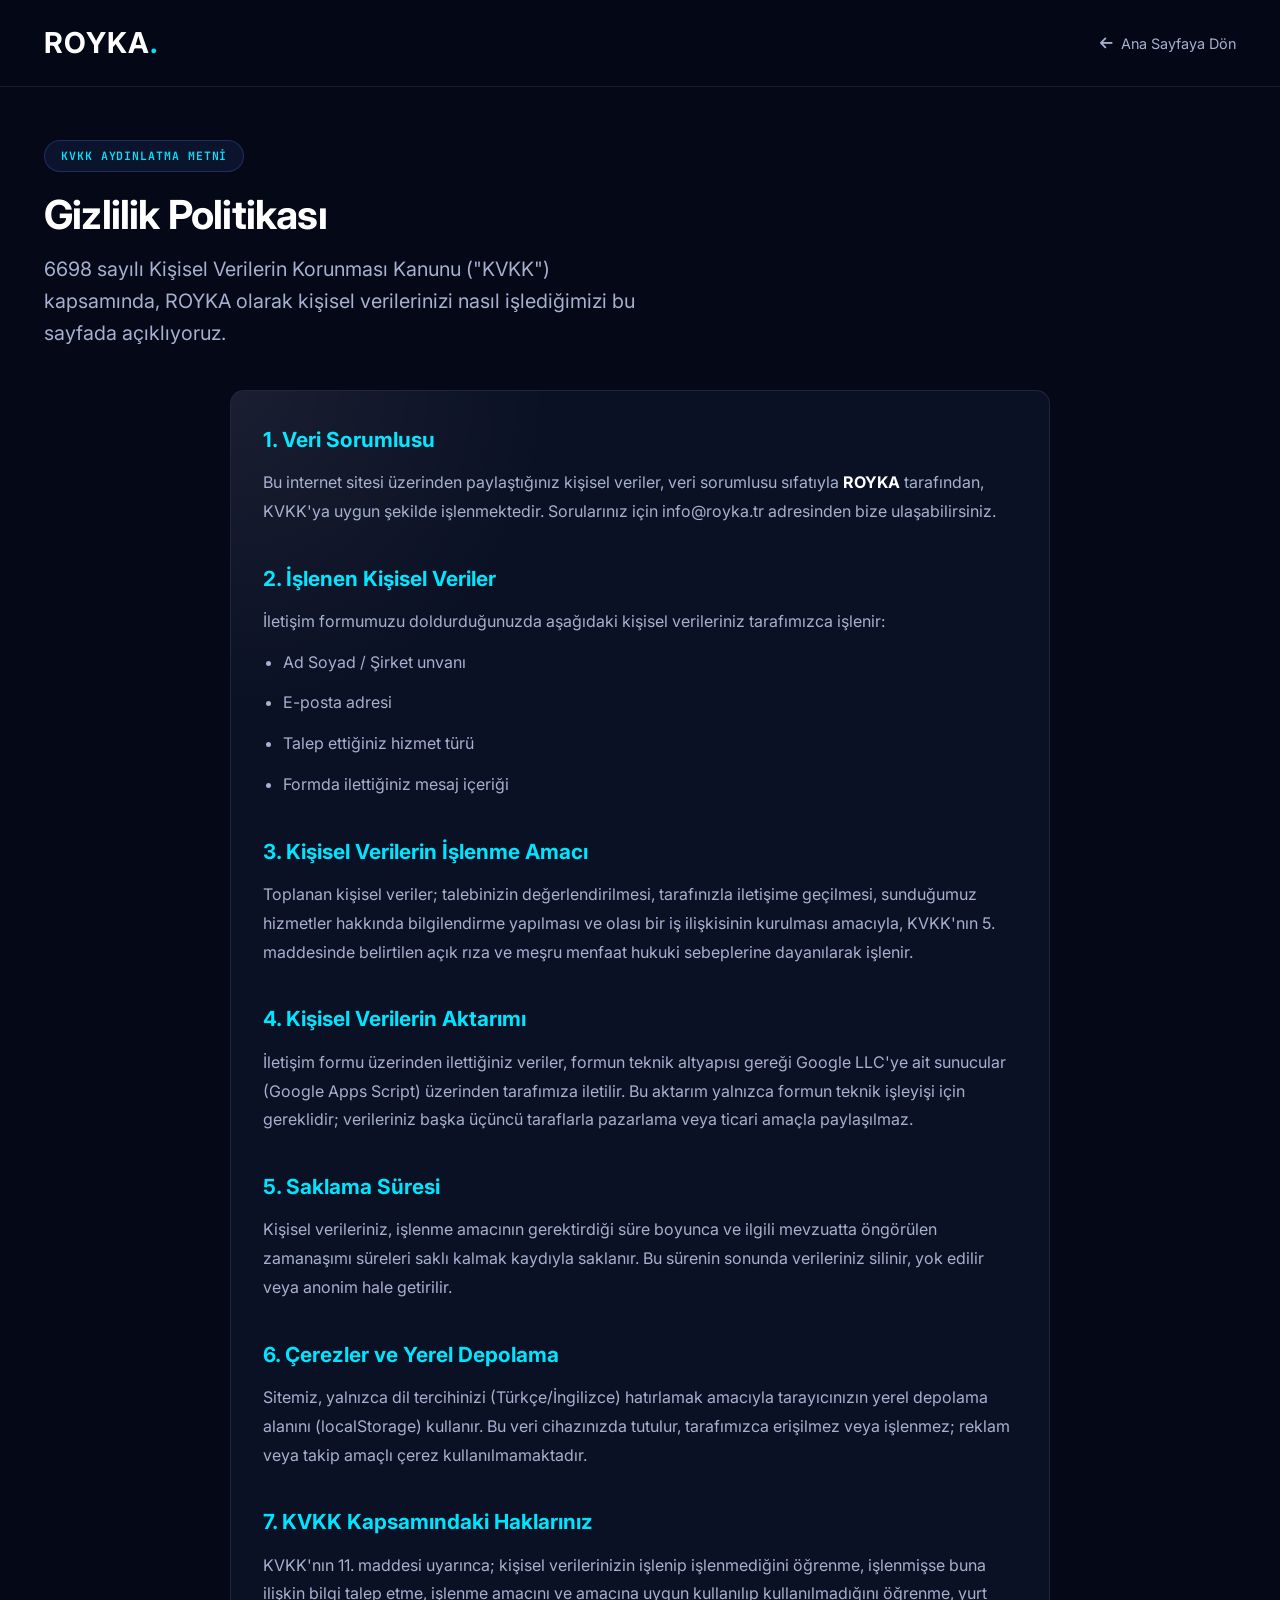
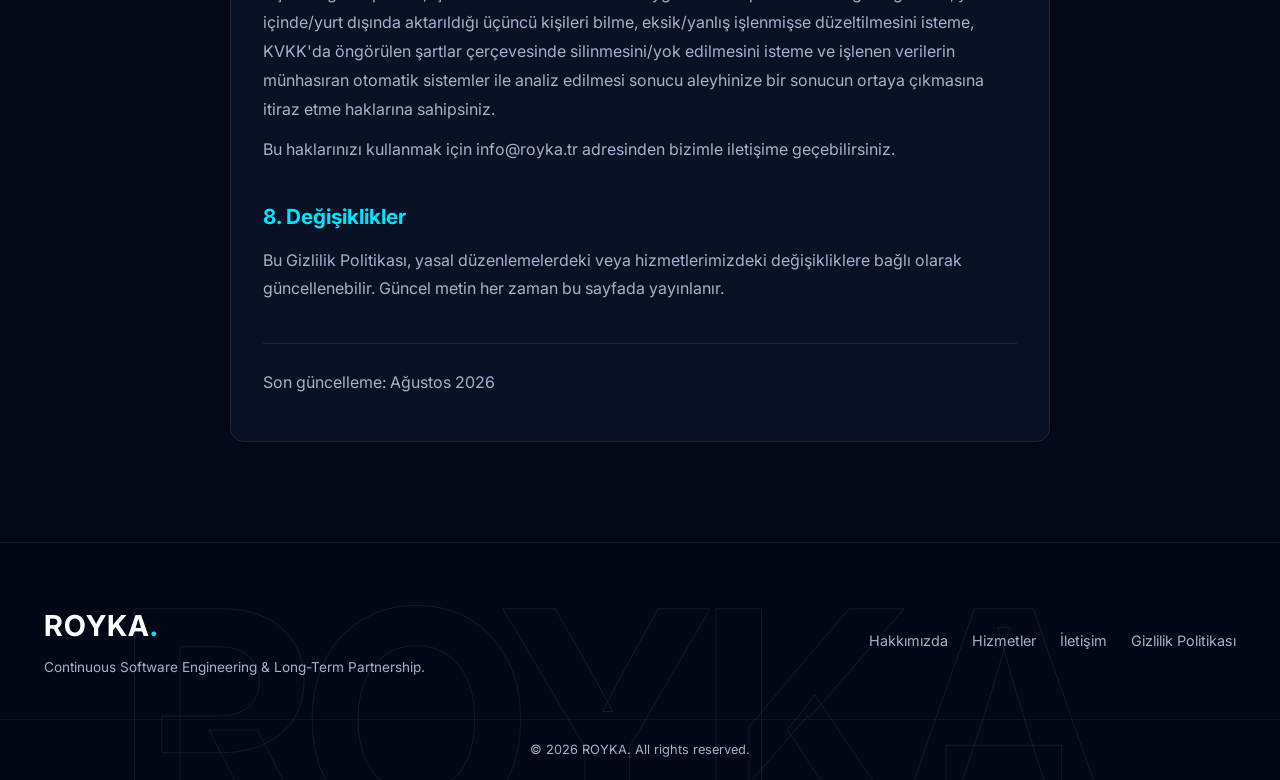
<file: privacy-policy.html>
<!DOCTYPE html>
<html lang="tr" class="dark">
<head>
    <meta charset="UTF-8">
    <meta name="viewport" content="width=device-width, initial-scale=1.0">
    <title>Gizlilik Politikası & KVKK Aydınlatma Metni — ROYKA</title>
    <meta name="robots" content="noindex, follow">

    <!-- Favicon -->
    <link rel="icon" type="image/x-icon" href="favicon.ico">
    <link rel="icon" type="image/png" sizes="32x32" href="favicon-32x32.png">
    <link rel="apple-touch-icon" sizes="180x180" href="apple-touch-icon.png">
    <meta name="theme-color" content="#050816">

    <link rel="preconnect" href="https://fonts.googleapis.com">
    <link rel="preconnect" href="https://fonts.gstatic.com" crossorigin>
    <link href="https://fonts.googleapis.com/css2?family=Inter:wght@400;500;600;700&family=JetBrains+Mono:wght@500;600&display=swap" rel="stylesheet">
    <link rel="stylesheet" href="https://cdnjs.cloudflare.com/ajax/libs/font-awesome/6.5.1/css/all.min.css">
    <link rel="stylesheet" href="style.css">

    <style>
        .legal-header { padding: 140px 0 40px; }
        .legal-header .badge-tag { margin-bottom: 20px; }
        .legal-back {
            display: inline-flex;
            align-items: center;
            gap: 8px;
            color: var(--text-muted);
            font-size: 0.9rem;
            margin-bottom: 24px;
        }
        .legal-back:hover { color: var(--accent); }
        .legal-content { padding: 0 0 100px; }
        .legal-card { max-width: 820px; margin: 0 auto; }
        .legal-card h2 {
            font-size: 1.3rem;
            margin: 36px 0 12px;
            color: var(--accent);
        }
        .legal-card h2:first-child { margin-top: 0; }
        .legal-card p, .legal-card li {
            color: var(--text-muted);
            font-size: 1rem;
            line-height: 1.8;
            margin-bottom: 12px;
        }
        .legal-card ul { padding-left: 20px; list-style: disc; margin-bottom: 16px; }
        .legal-card strong { color: var(--text-main); }
        .legal-updated {
            color: var(--text-muted);
            font-size: 0.85rem;
            margin-top: 40px;
            padding-top: 24px;
            border-top: 1px solid var(--border-color);
        }
        .simple-nav {
            position: fixed; top: 0; left: 0; width: 100%; z-index: 1000;
            padding: 20px 0; background: rgba(5, 8, 22, 0.85);
            backdrop-filter: blur(20px); border-bottom: 1px solid var(--border-color);
        }
    </style>
</head>
<body>

    <header class="simple-nav">
        <div class="container navbar-container">
            <a href="index.html" class="brand-logo">
                <span class="logo-text">ROYKA</span><span class="logo-dot">.</span>
            </a>
            <a href="index.html" class="legal-back" style="margin:0;">
                <i class="fa-solid fa-arrow-left"></i> Ana Sayfaya Dön
            </a>
        </div>
    </header>

    <main>
        <section class="legal-header">
            <div class="container">
                <span class="badge-tag">KVKK Aydınlatma Metni</span>
                <h1 class="section-title">Gizlilik Politikası</h1>
                <p class="section-subtitle" style="margin:0;">6698 sayılı Kişisel Verilerin Korunması Kanunu ("KVKK") kapsamında, ROYKA olarak kişisel verilerinizi nasıl işlediğimizi bu sayfada açıklıyoruz.</p>
            </div>
        </section>

        <section class="legal-content">
            <div class="container">
                <div class="glass-card legal-card">

                    <h2>1. Veri Sorumlusu</h2>
                    <p>Bu internet sitesi üzerinden paylaştığınız kişisel veriler, veri sorumlusu sıfatıyla <strong>ROYKA</strong> tarafından, KVKK'ya uygun şekilde işlenmektedir. Sorularınız için <a href="mailto:info@royka.tr">info@royka.tr</a> adresinden bize ulaşabilirsiniz.</p>

                    <h2>2. İşlenen Kişisel Veriler</h2>
                    <p>İletişim formumuzu doldurduğunuzda aşağıdaki kişisel verileriniz tarafımızca işlenir:</p>
                    <ul>
                        <li>Ad Soyad / Şirket unvanı</li>
                        <li>E-posta adresi</li>
                        <li>Talep ettiğiniz hizmet türü</li>
                        <li>Formda ilettiğiniz mesaj içeriği</li>
                    </ul>

                    <h2>3. Kişisel Verilerin İşlenme Amacı</h2>
                    <p>Toplanan kişisel veriler; talebinizin değerlendirilmesi, tarafınızla iletişime geçilmesi, sunduğumuz hizmetler hakkında bilgilendirme yapılması ve olası bir iş ilişkisinin kurulması amacıyla, KVKK'nın 5. maddesinde belirtilen açık rıza ve meşru menfaat hukuki sebeplerine dayanılarak işlenir.</p>

                    <h2>4. Kişisel Verilerin Aktarımı</h2>
                    <p>İletişim formu üzerinden ilettiğiniz veriler, formun teknik altyapısı gereği Google LLC'ye ait sunucular (Google Apps Script) üzerinden tarafımıza iletilir. Bu aktarım yalnızca formun teknik işleyişi için gereklidir; verileriniz başka üçüncü taraflarla pazarlama veya ticari amaçla paylaşılmaz.</p>

                    <h2>5. Saklama Süresi</h2>
                    <p>Kişisel verileriniz, işlenme amacının gerektirdiği süre boyunca ve ilgili mevzuatta öngörülen zamanaşımı süreleri saklı kalmak kaydıyla saklanır. Bu sürenin sonunda verileriniz silinir, yok edilir veya anonim hale getirilir.</p>

                    <h2>6. Çerezler ve Yerel Depolama</h2>
                    <p>Sitemiz, yalnızca dil tercihinizi (Türkçe/İngilizce) hatırlamak amacıyla tarayıcınızın yerel depolama alanını (localStorage) kullanır. Bu veri cihazınızda tutulur, tarafımızca erişilmez veya işlenmez; reklam veya takip amaçlı çerez kullanılmamaktadır.</p>

                    <h2>7. KVKK Kapsamındaki Haklarınız</h2>
                    <p>KVKK'nın 11. maddesi uyarınca; kişisel verilerinizin işlenip işlenmediğini öğrenme, işlenmişse buna ilişkin bilgi talep etme, işlenme amacını ve amacına uygun kullanılıp kullanılmadığını öğrenme, yurt içinde/yurt dışında aktarıldığı üçüncü kişileri bilme, eksik/yanlış işlenmişse düzeltilmesini isteme, KVKK'da öngörülen şartlar çerçevesinde silinmesini/yok edilmesini isteme ve işlenen verilerin münhasıran otomatik sistemler ile analiz edilmesi sonucu aleyhinize bir sonucun ortaya çıkmasına itiraz etme haklarına sahipsiniz.</p>
                    <p>Bu haklarınızı kullanmak için <a href="mailto:info@royka.tr">info@royka.tr</a> adresinden bizimle iletişime geçebilirsiniz.</p>

                    <h2>8. Değişiklikler</h2>
                    <p>Bu Gizlilik Politikası, yasal düzenlemelerdeki veya hizmetlerimizdeki değişikliklere bağlı olarak güncellenebilir. Güncel metin her zaman bu sayfada yayınlanır.</p>

                    <p class="legal-updated">Son güncelleme: Ağustos 2026</p>
                </div>
            </div>
        </section>
    </main>

    <footer class="footer">
        <div class="container footer-container">
            <div class="footer-brand">
                <a href="index.html" class="brand-logo">
                    <span class="logo-text">ROYKA</span><span class="logo-dot">.</span>
                </a>
                <p>Continuous Software Engineering & Long-Term Partnership.</p>
            </div>
            <div class="footer-links">
                <a href="index.html#about">Hakkımızda</a>
                <a href="index.html#services">Hizmetler</a>
                <a href="index.html#contact">İletişim</a>
                <a href="privacy-policy.html">Gizlilik Politikası</a>
            </div>
        </div>
        <div class="footer-bottom">
            <div class="container">
                <p>&copy; 2026 ROYKA. All rights reserved.</p>
            </div>
        </div>
    </footer>

</body>
</html>
</file>
<file: style.css>
/* ==========================================================================
   ROYKA — Premium Dark Glassmorphism CSS Architecture
   ========================================================================== */

/* 1. Root Variables & Theme Configuration */
:root {
    --bg-dark: #050816;
    --bg-card: rgba(15, 23, 42, 0.65);
    --bg-card-hover: rgba(15, 23, 42, 0.85);
    --border-color: rgba(255, 255, 255, 0.08);
    --border-color-hover: rgba(79, 124, 255, 0.4);
    
    --primary: #4F7CFF;
    --primary-glow: rgba(79, 124, 255, 0.35);
    --secondary: #7F5AF0;
    --accent: #00E5FF;
    --accent-glow: rgba(0, 229, 255, 0.25);
    
    --text-main: #FFFFFF;
    --text-muted: #A6B0CF;
    
    --font-main: 'Space Grotesk', -apple-system, BlinkMacSystemFont, sans-serif;
    
    --radius-sm: 8px;
    --radius-md: 16px;
    --radius-lg: 24px;
    --radius-full: 9999px;
    
    --transition-fast: 0.2s cubic-bezier(0.16, 1, 0.3, 1);
    --transition-smooth: 0.4s cubic-bezier(0.16, 1, 0.3, 1);

    /* --- Design tokens (v2) — new components use these; legacy names above stay as aliases --- */
    /* Surfaces & text */
    --surface-1: #0B1124;
    --surface-2: #111A33;
    --border-strong: #5B6690;           /* form/control boundaries, >= 3:1 on --bg-dark */
    --on-brand: #050816;                /* text on the #4F7CFF→#00E5FF gradient (>= 5:1) */
    --danger: #FF7A7A;
    --focus-ring: var(--accent);

    /* Typography scale (fluid) */
    --fs-display: clamp(2.25rem, 1.1rem + 4.6vw, 4.25rem);
    --fs-h2: clamp(1.75rem, 1.2rem + 2.2vw, 2.5rem);
    --fs-h3: clamp(1.125rem, 1rem + 0.5vw, 1.375rem);
    --fs-lead: clamp(1.0625rem, 1rem + 0.3vw, 1.25rem);
    --fs-body: 1rem;
    --fs-small: 0.875rem;
    --lh-tight: 1.15;
    --lh-body: 1.6;

    /* Spacing (4px base) */
    --space-1: 0.25rem;
    --space-2: 0.5rem;
    --space-3: 0.75rem;
    --space-4: 1rem;
    --space-6: 1.5rem;
    --space-8: 2rem;
    --space-12: 3rem;
    --space-16: 4rem;
    --section-y: clamp(4rem, 3rem + 5vw, 7rem);

    /* Elevation */
    --shadow-1: 0 1px 2px rgba(0, 0, 0, 0.4);
    --shadow-2: 0 8px 24px rgba(0, 0, 0, 0.35);
    --shadow-glow: 0 4px 24px var(--primary-glow);

    /* Motion */
    --dur-fast: 150ms;
    --dur: 250ms;
    --ease: cubic-bezier(0.16, 1, 0.3, 1);

    /* Layers */
    --z-nav: 1000;
    --z-modal: 10010;
}

/* 2. Reset & Global Styles */
*, *::before, *::after {
    box-sizing: border-box;
    margin: 0;
    padding: 0;
}

html {
    scroll-behavior: smooth;
    font-size: 16px;
    background-color: var(--bg-dark);
    color: var(--text-main);
    font-family: var(--font-main);
    overflow-x: hidden;
}

body {
    min-height: 100vh;
    line-height: 1.6;
    background-color: var(--bg-dark);
    -webkit-font-smoothing: antialiased;
    -moz-osx-font-smoothing: grayscale;
}

a {
    color: inherit;
    text-decoration: none;
    transition: color var(--transition-fast);
}

ul {
    list-style: none;
}

button, input, select, textarea {
    font-family: inherit;
    font-size: inherit;
    color: inherit;
    background: none;
    border: none;
}

/* Visible keyboard focus (WCAG 2.4.7). Mouse clicks don't show the ring. */
:focus-visible {
    outline: 2px solid var(--focus-ring);
    outline-offset: 3px;
}

:focus:not(:focus-visible) {
    outline: none;
}

.form-group input:focus-visible,
.form-group select:focus-visible,
.form-group textarea:focus-visible {
    outline-offset: 2px;
}

/* 3. Custom Cursor & Progress Bar */
.custom-cursor {
    width: 8px;
    height: 8px;
    background-color: var(--accent);
    border-radius: 50%;
    position: fixed;
    top: 0;
    left: 0;
    pointer-events: none;
    z-index: 9999;
    transform: translate(-50%, -50%);
    transition: transform 0.1s ease;
}

.custom-cursor-follower {
    width: 36px;
    height: 36px;
    border: 1px solid rgba(0, 229, 255, 0.4);
    border-radius: 50%;
    position: fixed;
    top: 0;
    left: 0;
    pointer-events: none;
    z-index: 9998;
    transform: translate(-50%, -50%);
    transition: transform 0.25s cubic-bezier(0.16, 1, 0.3, 1), width 0.2s, height 0.2s, background-color 0.2s;
}

.scroll-progress {
    position: fixed;
    top: 0;
    left: 0;
    height: 3px;
    background: linear-gradient(90deg, var(--primary), var(--accent));
    z-index: 10000;
    width: 0%;
}

/* 4. Layout & Components */
.container {
    width: 100%;
    max-width: 1240px;
    margin: 0 auto;
    padding: 0 24px;
}

.grid {
    display: grid;
    gap: 24px;
}

.grid-4 {
    grid-template-columns: repeat(auto-fit, minmax(260px, 1fr));
}

/* Glassmorphism Cards */
.glass-card {
    background: var(--bg-card);
    backdrop-filter: blur(16px);
    -webkit-backdrop-filter: blur(16px);
    border: 1px solid var(--border-color);
    border-radius: var(--radius-md);
    padding: 32px;
    transition: border-color var(--transition-smooth), transform var(--transition-smooth), box-shadow var(--transition-smooth);
    position: relative;
    overflow: hidden;
}

.glass-card::before {
    content: '';
    position: absolute;
    inset: 0;
    background: radial-gradient(800px circle at var(--mouse-x, 0px) var(--mouse-y, 0px), rgba(255, 255, 255, 0.06), transparent 40%);
    pointer-events: none;
    z-index: 1;
}

.glass-card:hover {
    border-color: var(--border-color-hover);
    transform: translateY(-4px);
    box-shadow: 0 12px 30px rgba(0, 0, 0, 0.4), 0 0 20px var(--primary-glow);
}

/* Typography & Badges */
.badge-tag {
    display: inline-block;
    padding: 6px 16px;
    background: rgba(79, 124, 255, 0.1);
    border: 1px solid rgba(79, 124, 255, 0.25);
    border-radius: var(--radius-full);
    color: var(--accent);
    font-size: 0.85rem;
    font-weight: 600;
    letter-spacing: 1px;
    text-transform: uppercase;
    margin-bottom: 16px;
}

.section-header {
    margin-bottom: 64px;
}

.section-header.center {
    text-align: center;
}

.section-title {
    font-size: 2.5rem;
    font-weight: 700;
    line-height: 1.2;
    letter-spacing: -0.02em;
    margin-bottom: 16px;
}

.section-subtitle {
    color: var(--text-muted);
    font-size: 1.15rem;
    max-width: 600px;
    margin: 0 auto;
}

.gradient-text {
    background: linear-gradient(135deg, var(--accent) 0%, var(--primary) 50%, var(--secondary) 100%);
    -webkit-background-clip: text;
    -webkit-text-fill-color: transparent;
}

/* Buttons */
.btn {
    display: inline-flex;
    align-items: center;
    justify-content: center;
    gap: 10px;
    padding: 14px 28px;
    font-weight: 600;
    border-radius: var(--radius-full);
    cursor: pointer;
    transition: all var(--transition-fast);
    position: relative;
    z-index: 2;
}

.btn-primary {
    background: linear-gradient(135deg, var(--primary), var(--secondary));
    color: #fff;
    box-shadow: 0 4px 20px var(--primary-glow);
}

.btn-primary:hover {
    box-shadow: 0 6px 28px rgba(79, 124, 255, 0.6);
    transform: translateY(-2px);
}

.btn-secondary {
    background: rgba(255, 255, 255, 0.05);
    border: 1px solid var(--border-color);
    color: var(--text-main);
    backdrop-filter: blur(8px);
}

.btn-secondary:hover {
    background: rgba(255, 255, 255, 0.1);
    border-color: rgba(255, 255, 255, 0.2);
    transform: translateY(-2px);
}

.btn-full {
    width: 100%;
}

/* 5. Navigation Bar */
.navbar {
    position: fixed;
    top: 0;
    left: 0;
    width: 100%;
    z-index: 1000;
    padding: 20px 0;
    transition: all var(--transition-smooth);
}

.navbar.scrolled {
    padding: 12px 0;
    background: rgba(5, 8, 22, 0.85);
    backdrop-filter: blur(20px);
    border-bottom: 1px solid var(--border-color);
}

.navbar-container {
    display: flex;
    align-items: center;
    justify-content: space-between;
}

.brand-logo {
    font-size: 1.8rem;
    font-weight: 700;
    letter-spacing: 1px;
}

.logo-dot {
    color: var(--accent);
}

.nav-menu {
    display: flex;
    align-items: center;
    gap: 32px;
}

.nav-link {
    color: var(--text-muted);
    font-size: 0.95rem;
    font-weight: 500;
}

.nav-link:hover {
    color: var(--text-main);
}

.btn-nav {
    padding: 8px 20px;
    border: 1px solid var(--border-color);
    border-radius: var(--radius-full);
}

.nav-actions {
    display: flex;
    align-items: center;
    gap: 16px;
}

.lang-switch {
    display: flex;
    align-items: center;
    gap: 6px;
    padding: 6px 12px;
    background: rgba(255, 255, 255, 0.05);
    border: 1px solid var(--border-color);
    border-radius: var(--radius-full);
    cursor: pointer;
}

.lang-option {
    font-size: 0.8rem;
    font-weight: 600;
    color: var(--text-muted);
}

.lang-option.active {
    color: var(--accent);
}

.lang-divider {
    color: var(--border-color);
    font-size: 0.75rem;
}

.mobile-toggle {
    display: none;
    font-size: 1.4rem;
    color: var(--text-main);
    cursor: pointer;
}

/* 6. Hero Section */
.hero-section {
    position: relative;
    min-height: 100vh;
    display: flex;
    align-items: center;
    justify-content: center;
    padding: 140px 0 80px;
    overflow: hidden;
}

#hero-canvas {
    position: absolute;
    inset: 0;
    pointer-events: none;
    z-index: 1;
}

.hero-aurora {
    position: absolute;
    width: 600px;
    height: 600px;
    background: radial-gradient(circle, var(--primary-glow) 0%, rgba(127, 90, 240, 0.15) 50%, transparent 70%);
    filter: blur(100px);
    top: 20%;
    left: 50%;
    transform: translateX(-50%);
    pointer-events: none;
    z-index: 0;
    animation: auroraPulse 8s infinite alternate ease-in-out;
}

@keyframes auroraPulse {
    0% { transform: translateX(-50%) scale(1); opacity: 0.6; }
    100% { transform: translateX(-45%) scale(1.2); opacity: 0.9; }
}

.hero-grid {
    position: absolute;
    inset: 0;
    background-image: linear-gradient(var(--border-color) 1px, transparent 1px), linear-gradient(90deg, var(--border-color) 1px, transparent 1px);
    background-size: 60px 60px;
    opacity: 0.15;
    pointer-events: none;
    mask-image: radial-gradient(circle at center, black 30%, transparent 80%);
}

.hero-container {
    position: relative;
    z-index: 2;
    text-align: center;
}

.hero-badges {
    display: flex;
    justify-content: center;
    gap: 12px;
    flex-wrap: wrap;
    margin-bottom: 24px;
}

.hero-badge {
    display: inline-flex;
    align-items: center;
    gap: 8px;
    padding: 8px 18px;
    background: rgba(15, 23, 42, 0.8);
    border: 1px solid var(--border-color);
    border-radius: var(--radius-full);
    font-size: 0.85rem;
    color: var(--text-muted);
}

.hero-badge i {
    color: var(--accent);
}

.hero-title {
    font-size: 4.5rem;
    font-weight: 700;
    line-height: 1.1;
    letter-spacing: -0.03em;
    margin-bottom: 24px;
}

.hero-subtitle {
    font-size: 1.25rem;
    color: var(--text-muted);
    max-width: 720px;
    margin: 0 auto 40px;
}

.hero-cta-group {
    display: flex;
    align-items: center;
    justify-content: center;
    gap: 16px;
    flex-wrap: wrap;
}

.hero-tertiary-link {
    display: inline-flex;
    align-items: center;
    gap: 8px;
    margin-top: 24px;
    font-size: 0.95rem;
    font-weight: 500;
    color: var(--text-muted);
    border-bottom: 1px solid transparent;
    transition: color var(--transition-fast), border-color var(--transition-fast);
}

.hero-tertiary-link i {
    font-size: 0.8rem;
    transition: transform var(--transition-fast);
}

.hero-tertiary-link:hover {
    color: var(--accent);
    border-bottom-color: var(--accent);
}

.hero-tertiary-link:hover i {
    transform: translateX(3px);
}

.scroll-indicator {
    position: absolute;
    bottom: 30px;
    left: 50%;
    transform: translateX(-50%);
    z-index: 2;
}

.mouse {
    width: 26px;
    height: 42px;
    border: 2px solid var(--border-color);
    border-radius: 13px;
    display: flex;
    justify-content: center;
    padding-top: 6px;
}

.wheel {
    width: 4px;
    height: 8px;
    background-color: var(--accent);
    border-radius: 2px;
    animation: scrollWheel 1.5s infinite ease-in-out;
}

@keyframes scrollWheel {
    0% { transform: translateY(0); opacity: 1; }
    100% { transform: translateY(12px); opacity: 0; }
}

/* 7. Trust Section */
.trust-section {
    padding: 100px 0;
}

.trust-card {
    text-align: center;
}

.card-icon {
    width: 56px;
    height: 56px;
    background: rgba(79, 124, 255, 0.1);
    border: 1px solid rgba(79, 124, 255, 0.2);
    border-radius: var(--radius-md);
    display: flex;
    align-items: center;
    justify-content: center;
    font-size: 1.5rem;
    color: var(--accent);
    margin: 0 auto 20px;
}

.trust-card h3 {
    font-size: 1.25rem;
    margin-bottom: 12px;
}

.trust-card p {
    color: var(--text-muted);
    font-size: 0.95rem;
}

/* 8. Services Section */
.services-section {
    padding: 100px 0;
}

.services-grid {
    display: grid;
    grid-template-columns: repeat(2, 1fr);
    gap: 24px;
}

.service-card {
    display: flex;
    flex-direction: column;
    justify-content: space-between;
}

.featured-service {
    grid-column: span 2;
    background: linear-gradient(135deg, rgba(15, 23, 42, 0.8), rgba(79, 124, 255, 0.1));
    border: 1px solid rgba(79, 124, 255, 0.3);
}

.service-badge-featured {
    position: absolute;
    top: 20px;
    right: 20px;
    padding: 4px 12px;
    background: var(--primary);
    color: #fff;
    font-size: 0.75rem;
    font-weight: 700;
    border-radius: var(--radius-full);
    text-transform: uppercase;
}

.service-badge-tag {
    position: absolute;
    top: 20px;
    right: 20px;
    padding: 4px 12px;
    background: rgba(0, 229, 255, 0.12);
    border: 1px solid rgba(0, 229, 255, 0.35);
    color: var(--accent);
    font-size: 0.7rem;
    font-weight: 700;
    border-radius: var(--radius-full);
    text-transform: uppercase;
    letter-spacing: 0.5px;
}

.service-header {
    display: flex;
    gap: 20px;
    margin-bottom: 24px;
}

.service-header .service-icon {
    width: 64px;
    height: 64px;
    font-size: 1.8rem;
    flex-shrink: 0;
}

.service-icon {
    width: 48px;
    height: 48px;
    background: rgba(0, 229, 255, 0.1);
    border: 1px solid rgba(0, 229, 255, 0.25);
    border-radius: var(--radius-md);
    display: flex;
    align-items: center;
    justify-content: center;
    font-size: 1.3rem;
    color: var(--accent);
    margin-bottom: 20px;
}

.service-lead {
    color: var(--text-muted);
    font-size: 1.05rem;
    margin-top: 8px;
}

.feature-list {
    display: grid;
    grid-template-columns: repeat(2, 1fr);
    gap: 12px 24px;
    margin: 24px 0 32px;
}

.feature-list li {
    display: flex;
    align-items: center;
    gap: 10px;
    font-size: 0.95rem;
    color: var(--text-main);
}

.feature-list li i {
    color: var(--accent);
}

.feature-list.small {
    grid-template-columns: 1fr;
    margin: 20px 0 0;
}

/* 9. Timeline Section */
.why-annual-section {
    padding: 100px 0;
}

.timeline {
    position: relative;
    max-width: 900px;
    margin: 40px auto 0;
}

.timeline-line {
    position: absolute;
    top: 0;
    bottom: 0;
    left: 50%;
    width: 2px;
    background: linear-gradient(180deg, var(--primary), var(--accent), var(--secondary));
    transform: translateX(-50%);
}

.timeline-item {
    display: flex;
    justify-content: flex-end;
    padding-right: 30px;
    position: relative;
    margin-bottom: 40px;
    width: 50%;
}

.timeline-item:nth-child(even) {
    align-self: flex-end;
    justify-content: flex-start;
    padding-right: 0;
    padding-left: 30px;
    margin-left: 50%;
}

.timeline-node {
    position: absolute;
    top: 15px;
    right: -20px;
    width: 40px;
    height: 40px;
    background: var(--bg-dark);
    border: 2px solid var(--accent);
    border-radius: 50%;
    display: flex;
    align-items: center;
    justify-content: center;
    color: var(--accent);
    z-index: 2;
    box-shadow: 0 0 15px var(--accent-glow);
}

.timeline-item:nth-child(even) .timeline-node {
    right: auto;
    left: -20px;
}

.timeline-content {
    width: 100%;
}

.timeline-content h4 {
    font-size: 1.15rem;
    margin-bottom: 8px;
    color: var(--accent);
}

.timeline-content p {
    color: var(--text-muted);
    font-size: 0.9rem;
}

/* 10. Story & Technologies Sections */
.story-section {
    padding: 100px 0;
}

.story-grid {
    display: grid;
    grid-template-columns: 1.5fr 1fr;
    gap: 40px;
    align-items: center;
}

.story-text p {
    color: var(--text-muted);
    font-size: 1.05rem;
    margin-bottom: 16px;
}

.story-stats {
    display: flex;
    flex-direction: column;
    gap: 20px;
}

.stat-box {
    background: rgba(255, 255, 255, 0.03);
    border: 1px solid var(--border-color);
    border-radius: var(--radius-md);
    padding: 20px;
    text-align: center;
}

.stat-value {
    display: block;
    font-size: 2.2rem;
    font-weight: 700;
    color: var(--accent);
}

.stat-label {
    color: var(--text-muted);
    font-size: 0.85rem;
}

.tech-section {
    padding: 100px 0;
}

.tech-grid {
    display: grid;
    grid-template-columns: repeat(auto-fill, minmax(140px, 1fr));
    gap: 16px;
}

.tech-card {
    background: var(--bg-card);
    border: 1px solid var(--border-color);
    border-radius: var(--radius-md);
    padding: 24px;
    display: flex;
    flex-direction: column;
    align-items: center;
    gap: 12px;
    transition: all var(--transition-fast);
}

.tech-card i {
    font-size: 2rem;
    color: var(--primary);
}

.tech-card span {
    font-size: 0.9rem;
    font-weight: 500;
}

.tech-card:hover {
    border-color: var(--accent);
    transform: translateY(-4px);
    box-shadow: 0 8px 20px rgba(0, 229, 255, 0.15);
}

/* 11. FAQ Accordion */
.faq-section {
    padding: 100px 0;
}

.faq-accordion {
    max-width: 800px;
    margin: 0 auto;
    display: flex;
    flex-direction: column;
    gap: 16px;
}

.faq-question {
    width: 100%;
    display: flex;
    align-items: center;
    justify-content: space-between;
    padding: 24px;
    font-size: 1.1rem;
    font-weight: 600;
    text-align: left;
    cursor: pointer;
}

.faq-question i {
    color: var(--accent);
    transition: transform var(--transition-fast);
}

.faq-answer {
    max-height: 0;
    overflow: hidden;
    transition: max-height var(--transition-smooth), padding var(--transition-smooth);
    padding: 0 24px;
}

.faq-answer p {
    color: var(--text-muted);
    font-size: 0.95rem;
    padding-bottom: 24px;
}

.faq-item.active .faq-question i {
    transform: rotate(180deg);
}

.faq-item.active .faq-answer {
    max-height: 200px;
}

/* 12. Contact Section */
.contact-section {
    padding: 100px 0;
}

.contact-grid {
    display: grid;
    grid-template-columns: 1fr 1.2fr;
    gap: 40px;
}

.info-list {
    margin-top: 40px;
    display: flex;
    flex-direction: column;
    gap: 24px;
}

.info-item {
    display: flex;
    align-items: center;
    gap: 16px;
}

.info-item i {
    width: 48px;
    height: 48px;
    background: rgba(79, 124, 255, 0.1);
    border: 1px solid rgba(79, 124, 255, 0.2);
    border-radius: var(--radius-md);
    display: flex;
    align-items: center;
    justify-content: center;
    color: var(--primary);
    font-size: 1.2rem;
}

.info-label {
    display: block;
    font-size: 0.8rem;
    color: var(--text-muted);
}

.info-val {
    font-size: 1.05rem;
    font-weight: 600;
}

.form-group {
    margin-bottom: 20px;
}

.form-status {
    display: none;
    margin-bottom: 16px;
    padding: 12px 14px;
    border-radius: var(--radius-sm);
    font-size: 0.95rem;
}

.form-status.visible {
    display: block;
}

.form-status.loading {
    background: rgba(79, 124, 255, 0.12);
    border: 1px solid rgba(79, 124, 255, 0.24);
    color: var(--text-main);
}

.form-status.success {
    background: rgba(0, 229, 255, 0.12);
    border: 1px solid rgba(0, 229, 255, 0.24);
    color: #dffbff;
}

.form-status.error {
    background: rgba(255, 102, 102, 0.12);
    border: 1px solid rgba(255, 102, 102, 0.24);
    color: #ffd9d9;
}

.btn:disabled {
    opacity: 0.7;
    cursor: not-allowed;
    transform: none;
}

.honeypot-field {
    position: absolute;
    left: -9999px;
    top: -9999px;
    width: 1px;
    height: 1px;
    overflow: hidden;
    opacity: 0;
    pointer-events: none;
}

.consent-group {
    margin-bottom: 20px;
}

.checkbox-label {
    display: flex;
    align-items: flex-start;
    gap: 10px;
    cursor: pointer;
    font-size: 0.85rem;
    color: var(--text-muted);
    line-height: 1.5;
}

.checkbox-label input[type="checkbox"] {
    appearance: none;
    -webkit-appearance: none;
    flex-shrink: 0;
    width: 18px;
    height: 18px;
    margin-top: 2px;
    border: 1px solid var(--border-color);
    border-radius: 4px;
    background: rgba(255, 255, 255, 0.03);
    cursor: pointer;
    position: relative;
    transition: all var(--transition-fast);
}

.checkbox-label input[type="checkbox"]:hover {
    border-color: var(--border-color-hover);
}

.checkbox-label input[type="checkbox"]:checked {
    background: linear-gradient(135deg, var(--primary), var(--secondary));
    border-color: transparent;
}

.checkbox-label input[type="checkbox"]:checked::after {
    content: '';
    position: absolute;
    left: 5px;
    top: 1px;
    width: 5px;
    height: 9px;
    border: solid #fff;
    border-width: 0 2px 2px 0;
    transform: rotate(45deg);
}

.checkbox-label input[type="checkbox"]:focus-visible {
    box-shadow: 0 0 0 3px var(--accent-glow);
}

.checkbox-label a {
    color: var(--accent);
    text-decoration: underline;
    text-underline-offset: 2px;
}

.checkbox-label a:hover {
    color: var(--text-main);
}

.modal-overlay {
    position: fixed;
    inset: 0;
    background: rgba(5, 8, 22, 0.8);
    display: none;
    align-items: center;
    justify-content: center;
    z-index: 10010;
    padding: 24px;
}

.modal-overlay.active {
    display: flex;
}

.modal-window {
    width: min(680px, 100%);
    background: rgba(15, 23, 42, 0.97);
    border: 1px solid rgba(255, 255, 255, 0.08);
    border-radius: var(--radius-lg);
    padding: 32px;
    box-shadow: 0 24px 80px rgba(0, 0, 0, 0.4);
    position: relative;
}

.modal-close {
    position: absolute;
    top: 18px;
    right: 18px;
    width: 40px;
    height: 40px;
    border: 1px solid rgba(255, 255, 255, 0.08);
    border-radius: 50%;
    background: rgba(255, 255, 255, 0.05);
    color: var(--text-main);
    display: inline-flex;
    align-items: center;
    justify-content: center;
    cursor: pointer;
}

.modal-close:hover {
    border-color: var(--accent);
}

.modal-content h2 {
    margin-bottom: 16px;
    font-size: 1.75rem;
}

.modal-content p {
    color: var(--text-muted);
    margin-bottom: 18px;
    line-height: 1.8;
}

.modal-close-btn {
    margin-top: 8px;
    background: rgba(255, 255, 255, 0.05);
    border: 1px solid var(--border-color);
    color: var(--text-main);
    padding: 12px 22px;
}

.modal-close-btn:hover {
    background: rgba(255, 255, 255, 0.08);
}

.form-group label {
    display: block;
    font-size: 0.85rem;
    font-weight: 600;
    margin-bottom: 8px;
    color: var(--text-muted);
}

.form-group input,
.form-group select,
.form-group textarea {
    width: 100%;
    padding: 14px 18px;
    background: rgba(255, 255, 255, 0.03);
    border: 1px solid var(--border-color);
    border-radius: var(--radius-sm);
    color: var(--text-main);
    transition: border-color var(--transition-fast);
}

.form-group select option {
    background-color: var(--bg-dark);
    color: var(--text-main);
}

.form-group input:focus,
.form-group select:focus,
.form-group textarea:focus {
    border-color: var(--accent);
    box-shadow: 0 0 12px var(--accent-glow);
}

/* 13. Footer */
.footer {
    border-top: 1px solid var(--border-color);
    padding: 60px 0 20px;
    background: rgba(5, 8, 22, 0.95);
}

.footer-container {
    display: flex;
    align-items: center;
    justify-content: space-between;
    flex-wrap: wrap;
    gap: 24px;
    margin-bottom: 40px;
}

.footer-brand p {
    color: var(--text-muted);
    font-size: 0.85rem;
    margin-top: 8px;
}

.footer-links {
    display: flex;
    gap: 24px;
}

.footer-links a {
    color: var(--text-muted);
    font-size: 0.9rem;
}

.footer-links a:hover {
    color: var(--text-main);
}

.footer-socials {
    display: flex;
    gap: 16px;
}

.footer-socials a {
    width: 40px;
    height: 40px;
    background: rgba(255, 255, 255, 0.05);
    border: 1px solid var(--border-color);
    border-radius: 50%;
    display: flex;
    align-items: center;
    justify-content: center;
    color: var(--text-muted);
}

.footer-socials a:hover {
    color: var(--accent);
    border-color: var(--accent);
}

.footer-bottom {
    text-align: center;
    padding-top: 20px;
    border-top: 1px solid rgba(255, 255, 255, 0.04);
    color: var(--text-muted);
    font-size: 0.8rem;
}

/* 14. Responsive Media Queries */
@media (max-width: 992px) {
    .hero-title { font-size: 3.2rem; }
    .services-grid { grid-template-columns: 1fr; }
    .featured-service { grid-column: span 1; }
    .story-grid { grid-template-columns: 1fr; }
    .contact-grid { grid-template-columns: 1fr; }
    .feature-list { grid-template-columns: 1fr; }
}

@media (max-width: 768px) {
    .nav-menu {
        position: fixed;
        top: 0;
        right: -100%;
        width: 80%;
        height: 100vh;
        background: rgba(5, 8, 22, 0.98);
        backdrop-filter: blur(20px);
        flex-direction: column;
        justify-content: center;
        transition: right var(--transition-smooth);
        z-index: 999;
    }
    
    .nav-menu.active { right: 0; }
    .mobile-toggle { display: block; z-index: 1000; }
    
    .timeline-line { left: 20px; }
    .timeline-item { width: 100%; padding-left: 60px; padding-right: 0; }
    .timeline-item:nth-child(even) { margin-left: 0; padding-left: 60px; }
    .timeline-node { left: 0 !important; }
    
    .hero-title { font-size: 2.4rem; }
    .custom-cursor, .custom-cursor-follower { display: none; }
}

/* 15. Reduced motion — respect the user's OS setting */
@media (prefers-reduced-motion: reduce) {
    html { scroll-behavior: auto; }

    *, *::before, *::after {
        animation-duration: 0.01ms !important;
        animation-iteration-count: 1 !important;
        transition-duration: 0.01ms !important;
    }

    .glass-card:hover,
    .btn:hover,
    .tech-card:hover {
        transform: none;
    }

    .hero-aurora,
    #hero-canvas,
    .custom-cursor,
    .custom-cursor-follower {
        display: none;
    }
}

/* 16. v2 visual layer — Inter + JetBrains Mono, solid layered surfaces, CSS-only motion */
:root {
    --font-main: 'Inter', system-ui, -apple-system, 'Segoe UI', sans-serif;
    --font-mono: 'JetBrains Mono', ui-monospace, Consolas, monospace;
    --bg-card: #0B1124;
    --bg-card-hover: #111A33;
    --border-color: rgba(255, 255, 255, 0.09);
    --radius-md: 14px;
}

html { scroll-padding-top: 84px; }
body { min-height: 100svh; }

.skip-link {
    position: fixed; left: 16px; top: -64px; z-index: 10020;
    padding: 12px 18px; background: var(--accent); color: var(--on-brand);
    font-weight: 600; border-radius: var(--radius-sm);
    transition: top var(--dur-fast) var(--ease);
}
.skip-link:focus { top: 16px; }

/* Typography */
.hero-title { font-size: var(--fs-display); line-height: var(--lh-tight); text-wrap: balance; }
.section-title { font-size: var(--fs-h2); line-height: var(--lh-tight); text-wrap: balance; }
.section-subtitle, .hero-subtitle { font-size: var(--fs-lead); text-wrap: pretty; }
.gradient-text { color: var(--accent); background-clip: text; -webkit-background-clip: text; }
.badge-tag, .hero-badge { font-family: var(--font-mono); }
.badge-tag { font-size: 0.72rem; letter-spacing: 0.08em; }
.hero-badge { font-size: 0.8rem; }
.tech-card span { font-family: var(--font-mono); font-size: 0.8rem; }
.trust-section, .services-section, .why-annual-section, .story-section, .tech-section, .faq-section, .contact-section { padding: var(--section-y) 0; }
.services-section, .tech-section {
    background: linear-gradient(180deg, transparent, rgba(17, 26, 51, 0.55) 50%, transparent);
}

/* Hero */
.hero-section { min-height: 100svh; padding: clamp(7rem, 12vw, 9rem) 0 4rem; }
.hero-glow {
    position: absolute; width: min(720px, 90vw); aspect-ratio: 1; right: -8%; top: 8%;
    background: radial-gradient(circle, rgba(79, 124, 255, 0.26), rgba(0, 229, 255, 0.07) 45%, transparent 70%);
    pointer-events: none; z-index: 0;
}
.hero-container {
    display: grid; grid-template-columns: minmax(0, 1.1fr) minmax(0, 0.9fr);
    align-items: center; gap: var(--space-12); text-align: left;
}
.hero-badges, .hero-cta-group { justify-content: flex-start; }
.hero-subtitle { margin: 0 0 var(--space-8); max-width: 34rem; }
.hero-visual { width: 100%; max-width: 440px; justify-self: center; }
.hero-visual svg { width: 100%; height: auto; display: block; }
.hero-visual text { font-family: var(--font-main); }
.orbit { transform-box: view-box; transform-origin: 50% 50%; animation: spin 60s linear infinite; }
.orbit.rev { animation-duration: 90s; animation-direction: reverse; }
.node { transform-box: fill-box; transform-origin: center; animation: node-pulse 3s ease-in-out infinite; }
.core { animation: float 6s ease-in-out infinite; }
@keyframes spin { to { transform: rotate(360deg); } }
@keyframes node-pulse { 0%, 100% { opacity: 0.55; transform: scale(1); } 50% { opacity: 1; transform: scale(1.35); } }
@keyframes float { 50% { transform: translateY(-6px); } }

/* Buttons */
.btn { min-height: 48px; }
.btn-primary {
    background: linear-gradient(135deg, var(--primary), var(--accent));
    color: var(--on-brand); box-shadow: var(--shadow-glow);
}
.btn-primary:hover { filter: brightness(1.08); box-shadow: 0 8px 32px rgba(0, 229, 255, 0.3); }

/* Navbar */
.navbar.scrolled { backdrop-filter: none; -webkit-backdrop-filter: none; background: rgba(5, 8, 22, 0.94); }
.mobile-toggle { width: 44px; height: 44px; align-items: center; justify-content: center; }
.lang-switch { min-height: 40px; }
.nav-menu { transition: right 0.4s var(--ease), visibility 0s linear 0.4s; }
.nav-menu.active { transition: right 0.4s var(--ease), visibility 0s; }
@media (max-width: 1024px) {
    .nav-menu {
        position: fixed; top: 0; right: -100%; width: min(82%, 360px); height: 100dvh;
        background: rgba(5, 8, 22, 0.98); flex-direction: column; justify-content: center;
        gap: var(--space-6); z-index: 999; visibility: hidden;
    }
    .nav-menu.active { right: 0; visibility: visible; }
    .nav-link { font-size: 1.1rem; }
    .mobile-toggle { display: inline-flex; z-index: 1000; }
}

/* Cards: solid layered surfaces, lift only on interactive-looking cards */
.glass-card { backdrop-filter: none; -webkit-backdrop-filter: none; background: var(--surface-1); }
.glass-card:hover { transform: none; box-shadow: none; border-color: var(--border-color); }
.service-card:hover, .trust-card:hover {
    transform: translateY(-3px); box-shadow: var(--shadow-2); border-color: var(--border-color-hover);
}
.featured-service { background: linear-gradient(135deg, var(--surface-2), rgba(79, 124, 255, 0.14)); }

/* Timeline: living nodes */
.timeline-node { animation: ring 3s ease-out infinite; }
.timeline-item:nth-child(3) .timeline-node { animation-delay: 0.5s; }
.timeline-item:nth-child(4) .timeline-node { animation-delay: 1s; }
.timeline-item:nth-child(5) .timeline-node { animation-delay: 1.5s; }
.timeline-item:nth-child(6) .timeline-node { animation-delay: 2s; }
.timeline-item:nth-child(7) .timeline-node { animation-delay: 2.5s; }
@keyframes ring { 0%, 100% { box-shadow: 0 0 0 0 rgba(0, 229, 255, 0.35); } 50% { box-shadow: 0 0 0 9px rgba(0, 229, 255, 0); } }

/* FAQ: height-agnostic accordion */
.faq-question { min-height: 64px; }
.faq-answer {
    display: grid; grid-template-rows: 0fr; max-height: none; padding: 0 24px;
    transition: grid-template-rows var(--dur) var(--ease), padding var(--dur) var(--ease);
}
.faq-answer p { overflow: hidden; min-height: 0; padding: 0; }
.faq-item.active .faq-answer { grid-template-rows: 1fr; max-height: none; padding-bottom: 24px; }

/* Form */
.form-group input, .form-group select, .form-group textarea {
    background-color: var(--surface-1); border: 1px solid var(--border-strong); min-height: 48px;
}
.form-group textarea { min-height: 120px; resize: vertical; }
.form-group input::placeholder, .form-group textarea::placeholder { color: #8791B3; opacity: 1; }
.form-group select {
    appearance: none; -webkit-appearance: none; padding-right: 44px; cursor: pointer;
    background-image: url("data:image/svg+xml,%3Csvg xmlns='http://www.w3.org/2000/svg' width='12' height='8' fill='none' stroke='%2300E5FF' stroke-width='2'%3E%3Cpath d='M1 1l5 5 5-5'/%3E%3C/svg%3E");
    background-repeat: no-repeat; background-position: right 16px center;
}
.checkbox-label input[type="checkbox"] { border-color: var(--border-strong); }
.checkbox-label input[type="checkbox"]:checked { background: linear-gradient(135deg, var(--primary), var(--accent)); }
.checkbox-label input[type="checkbox"]:checked::after { border-color: var(--on-brand); }
.form-status.error { color: var(--danger); }

/* Footer */
.footer-links { flex-wrap: wrap; }
.footer-links a { padding: 8px 0; }

/* Scroll reveal (animation falls back to normal styles when done, so hover still works) */
.reveal { opacity: 0; }
.reveal.in-view { opacity: 1; animation: rise 0.6s var(--ease) backwards; }
@keyframes rise { from { opacity: 0; transform: translateY(18px); } }

/* Responsive */
@media (max-width: 900px) {
    .hero-container { grid-template-columns: 1fr; text-align: center; gap: var(--space-8); }
    .hero-badges, .hero-cta-group { justify-content: center; }
    .hero-subtitle { margin-inline: auto; }
    .hero-visual { max-width: 300px; }
    .hero-glow { right: 50%; transform: translateX(50%); }
}
@media (max-width: 576px) {
    .glass-card { padding: var(--space-6); }
    .section-header { margin-bottom: var(--space-8); }
    .service-badge-featured { position: static; display: inline-block; margin-bottom: var(--space-3); }
    .service-header { flex-direction: column; gap: var(--space-3); }
    .scroll-indicator { display: none; }
    .hero-cta-group .btn { width: 100%; }
    .footer-container { flex-direction: column; align-items: flex-start; }
}

@media (prefers-reduced-motion: reduce) {
    .reveal { opacity: 1; }
    .orbit, .node, .core, .timeline-node { animation: none; }
    .service-card:hover, .trust-card:hover { transform: none; }
}

/* 17. v3 — impact layer: motion, depth, spotlight (CSS only) */
@property --beam { syntax: '<angle>'; initial-value: 0deg; inherits: false; }

/* Hero: staged entrance, drifting grid, shimmering headline, ripples */
.hero-copy > * { animation: enter 0.8s var(--ease) both; }
.hero-copy > :nth-child(2) { animation-delay: 0.08s; }
.hero-copy > :nth-child(3) { animation-delay: 0.16s; }
.hero-copy > :nth-child(4) { animation-delay: 0.24s; }
.hero-copy > :nth-child(5) { animation-delay: 0.32s; }
.hero-visual { animation: enter-scale 1.1s 0.25s var(--ease) both; }
@keyframes enter { from { opacity: 0; transform: translateY(24px); } }
@keyframes enter-scale { from { opacity: 0; transform: scale(0.9); } }

.hero-grid { opacity: 0.22; animation: grid-drift 24s linear infinite; }
@keyframes grid-drift { to { background-position: 60px 60px; } }

.gradient-text {
    background-image: linear-gradient(100deg, #00E5FF, #4F7CFF, #00E5FF);
    background-size: 200% auto;
    animation: shimmer 8s ease-in-out infinite alternate;
}
@keyframes shimmer { to { background-position: 100% center; } }

.ripple { transform-box: fill-box; transform-origin: center; opacity: 0; animation: ripple 4s ease-out infinite; }
@keyframes ripple { 0% { transform: scale(0.9); opacity: 0.55; } 100% { transform: scale(2.4); opacity: 0; } }

/* Primary button shine */
.btn-primary { overflow: hidden; }
.btn-primary::after {
    content: ''; position: absolute; inset: 0; pointer-events: none;
    background: linear-gradient(110deg, transparent 30%, rgba(255, 255, 255, 0.38) 50%, transparent 70%);
    transform: translateX(-120%); transition: transform 0.7s var(--ease);
}
.btn-primary:hover::after { transform: translateX(120%); }

/* Tech marquee */
.marquee {
    position: relative; z-index: 2; overflow: hidden; padding: 18px 0;
    border-block: 1px solid var(--border-color); background: rgba(11, 17, 36, 0.6);
    -webkit-mask-image: linear-gradient(90deg, transparent, #000 10%, #000 90%, transparent);
    mask-image: linear-gradient(90deg, transparent, #000 10%, #000 90%, transparent);
}
.marquee-track {
    display: flex; gap: 48px; width: max-content; animation: marquee 45s linear infinite;
    font-family: var(--font-mono); font-size: 0.85rem; letter-spacing: 0.06em;
    text-transform: uppercase; color: var(--text-muted);
}
.marquee-track span { display: inline-flex; align-items: center; gap: 48px; white-space: nowrap; }
.marquee-track span::after { content: ''; width: 6px; height: 6px; border-radius: 50%; background: var(--accent); }
.marquee:hover .marquee-track { animation-play-state: paused; }
@keyframes marquee { to { transform: translateX(calc(-50% - 24px)); } }

/* Cards: cursor-following spotlight border */
.glass-card::after {
    content: ''; position: absolute; inset: 0; border-radius: inherit; padding: 1px; z-index: 2;
    background: radial-gradient(260px circle at var(--mouse-x, -999px) var(--mouse-y, -999px), rgba(0, 229, 255, 0.75), transparent 60%);
    -webkit-mask: linear-gradient(#000 0 0) content-box, linear-gradient(#000 0 0);
    -webkit-mask-composite: xor; mask-composite: exclude;
    pointer-events: none; opacity: 0; transition: opacity var(--dur) var(--ease);
}
.glass-card:hover::after { opacity: 1; }
.trust-card .card-icon { transition: transform var(--dur) var(--ease), box-shadow var(--dur) var(--ease); }
.trust-card:hover .card-icon { transform: translateY(-3px); box-shadow: 0 0 28px var(--accent-glow); }

/* Featured service: rotating gradient border */
.featured-service, .featured-service:hover {
    border: 1px solid transparent;
    background:
        linear-gradient(135deg, var(--surface-2), #0E1A3D) padding-box,
        conic-gradient(from var(--beam), rgba(79, 124, 255, 0.15) 0 60%, var(--primary) 80%, var(--accent) 92%, rgba(79, 124, 255, 0.15)) border-box;
    animation: beam 7s linear infinite;
}
@keyframes beam { to { --beam: 360deg; } }
.featured-service::after { display: none; }

/* Stats and timeline */
.stat-value {
    background: linear-gradient(135deg, var(--accent), var(--primary));
    -webkit-background-clip: text; background-clip: text; -webkit-text-fill-color: transparent;
}
.stat-box { transition: border-color var(--dur) var(--ease), transform var(--dur) var(--ease); }
.stat-box:hover { border-color: var(--border-color-hover); transform: translateX(4px); }
.timeline-line {
    background: linear-gradient(180deg, #4F7CFF, #00E5FF, #4F7CFF); background-size: 100% 320px;
    animation: flow 5s linear infinite;
}
@keyframes flow { to { background-position: 0 320px; } }

/* Footer wordmark */
.footer { position: relative; overflow: hidden; }
.footer > * { position: relative; z-index: 1; }
.footer::before {
    content: 'ROYKA.'; position: absolute; left: 50%; bottom: -0.3em; transform: translateX(-50%);
    font-weight: 700; font-size: clamp(5rem, 24vw, 19rem); letter-spacing: -0.04em; line-height: 1;
    color: transparent; -webkit-text-stroke: 1px rgba(255, 255, 255, 0.07);
    pointer-events: none; white-space: nowrap; z-index: 0;
}

@media (max-width: 576px) {
    .marquee { padding: 14px 0; }
    .marquee-track { font-size: 0.75rem; gap: 32px; }
    .marquee-track span { gap: 32px; }
}

@media (prefers-reduced-motion: reduce) {
    .marquee-track, .ripple, .hero-grid, .gradient-text, .timeline-line, .featured-service { animation: none; }
    .hero-copy > *, .hero-visual { animation: none; }
    .btn-primary::after { display: none; }
}

/* 18. Hero headline is now a full sentence: slightly smaller scale, comfortable measure */
.hero-title { font-size: clamp(2rem, 1rem + 3.4vw, 3.5rem); letter-spacing: -0.025em; }
.hero-title .gradient-text { display: inline; }
</file>
